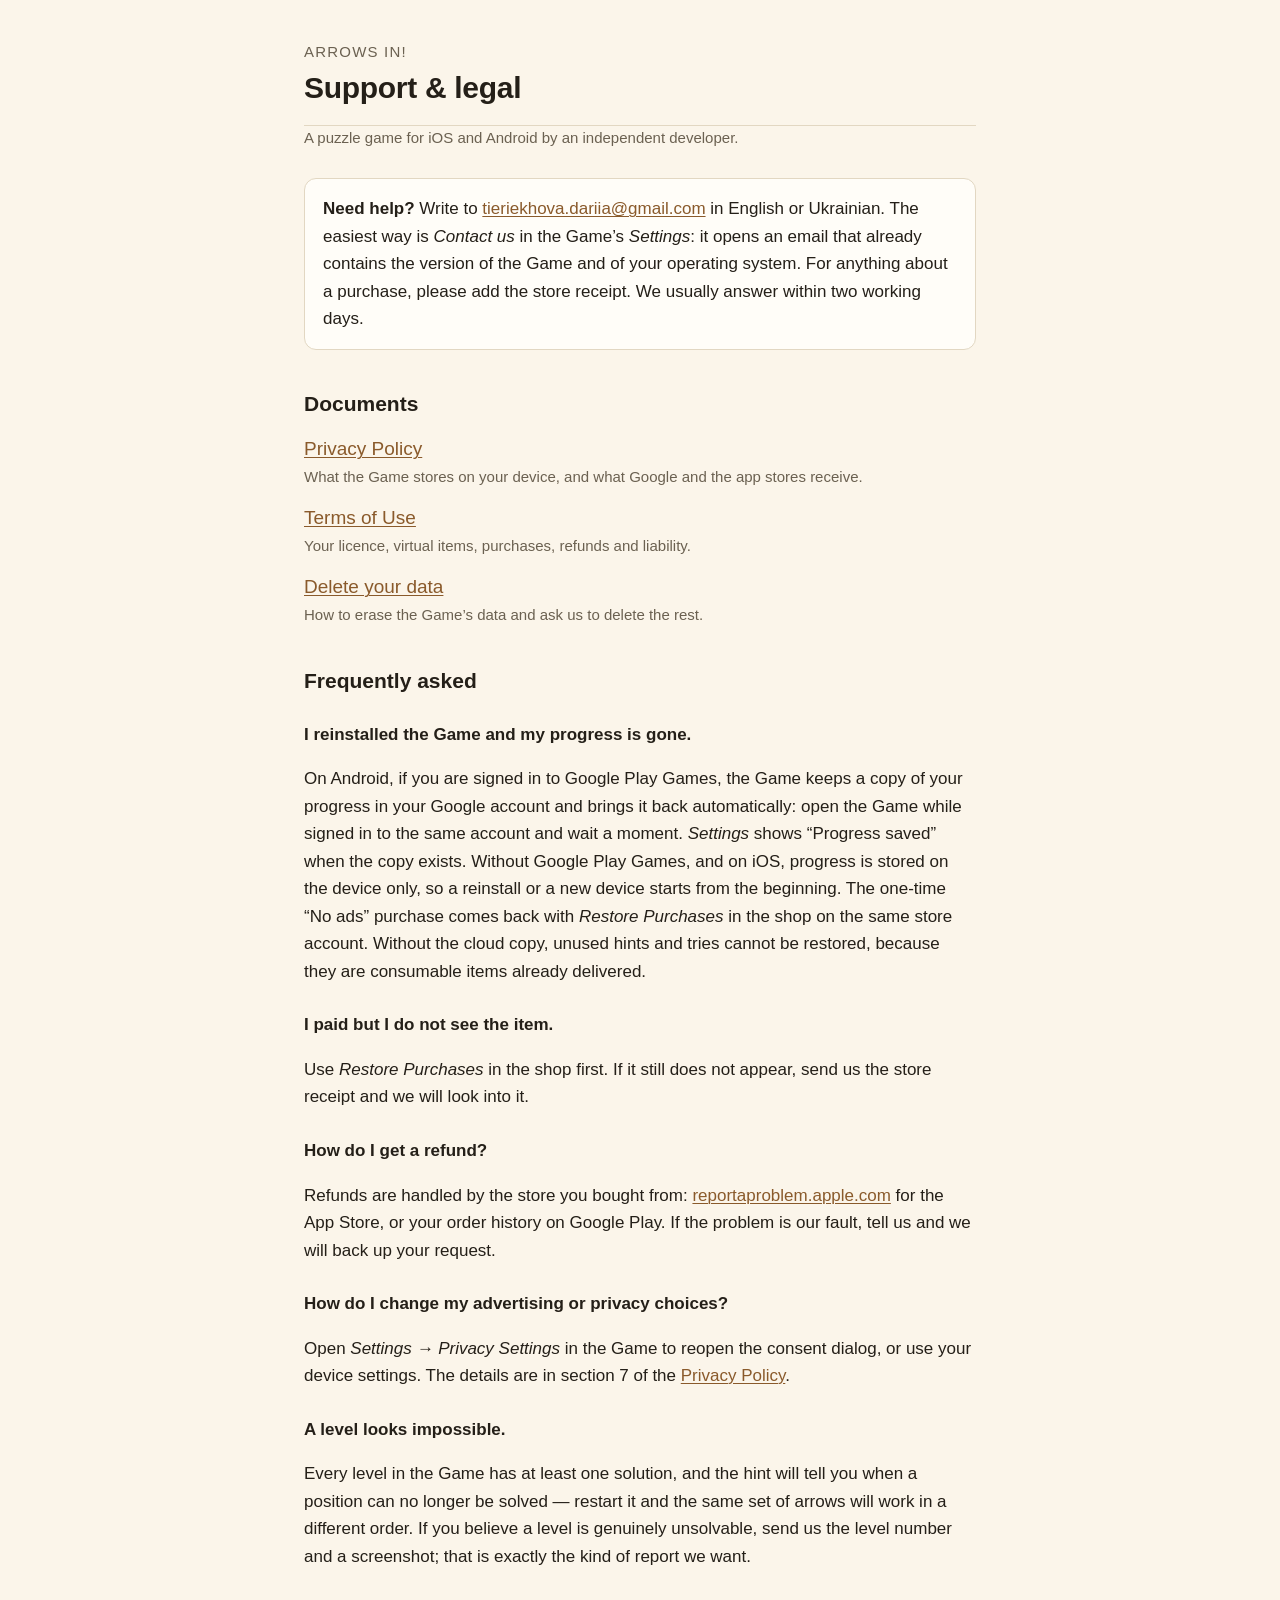
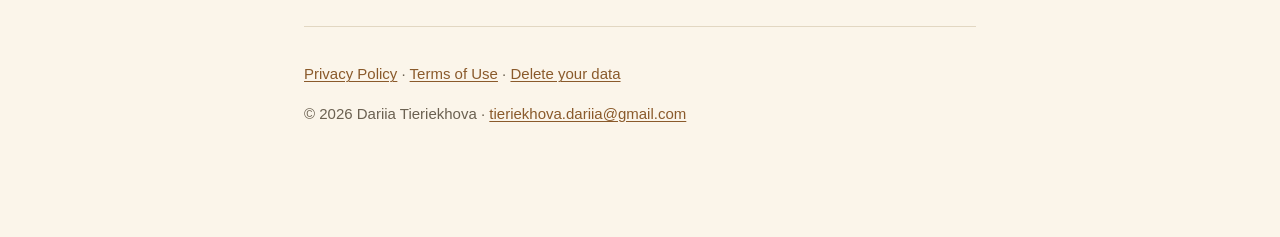
<file: index.html>
<!doctype html>
<html lang="en">
<head>
<meta charset="utf-8">
<meta name="viewport" content="width=device-width, initial-scale=1">
<title>Arrows In! — Support</title>
<meta name="description" content="Support, privacy policy and terms of use for the mobile game Arrows In!">
<link rel="stylesheet" href="style.css">
</head>
<body>
<header>
  <p class="game">Arrows In!</p>
  <h1>Support &amp; legal</h1>
</header>

<main>
<p class="meta">A puzzle game for iOS and Android by an independent developer.</p>

<div class="lead">
  <p><strong>Need help?</strong> Write to <a href="mailto:tieriekhova.dariia@gmail.com">tieriekhova.dariia@gmail.com</a> in English or Ukrainian. The easiest way is <em>Contact us</em> in the Game&rsquo;s <em>Settings</em>: it opens an email that already contains the version of the Game and of your operating system. For anything about a purchase, please add the store receipt. We usually answer within two working days.</p>
</div>

<h2>Documents</h2>
<ul class="home-links">
  <li><a href="privacy.html">Privacy Policy</a><span>What the Game stores on your device, and what Google and the app stores receive.</span></li>
  <li><a href="terms.html">Terms of Use</a><span>Your licence, virtual items, purchases, refunds and liability.</span></li>
  <li><a href="delete-data.html">Delete your data</a><span>How to erase the Game&rsquo;s data and ask us to delete the rest.</span></li>
</ul>

<h2>Frequently asked</h2>

<h3>I reinstalled the Game and my progress is gone.</h3>
<p>On Android, if you are signed in to Google Play Games, the Game keeps a copy of your progress in your Google account and brings it back automatically: open the Game while signed in to the same account and wait a moment. <em>Settings</em> shows &ldquo;Progress saved&rdquo; when the copy exists. Without Google Play Games, and on iOS, progress is stored on the device only, so a reinstall or a new device starts from the beginning. The one-time &ldquo;No ads&rdquo; purchase comes back with <em>Restore Purchases</em> in the shop on the same store account. Without the cloud copy, unused hints and tries cannot be restored, because they are consumable items already delivered.</p>

<h3>I paid but I do not see the item.</h3>
<p>Use <em>Restore Purchases</em> in the shop first. If it still does not appear, send us the store receipt and we will look into it.</p>

<h3>How do I get a refund?</h3>
<p>Refunds are handled by the store you bought from: <a href="https://reportaproblem.apple.com" rel="noopener">reportaproblem.apple.com</a> for the App Store, or your order history on Google Play. If the problem is our fault, tell us and we will back up your request.</p>

<h3>How do I change my advertising or privacy choices?</h3>
<p>Open <em>Settings &rarr; Privacy Settings</em> in the Game to reopen the consent dialog, or use your device settings. The details are in section 7 of the <a href="privacy.html">Privacy Policy</a>.</p>

<h3>A level looks impossible.</h3>
<p>Every level in the Game has at least one solution, and the hint will tell you when a position can no longer be solved — restart it and the same set of arrows will work in a different order. If you believe a level is genuinely unsolvable, send us the level number and a screenshot; that is exactly the kind of report we want.</p>
</main>

<footer>
  <p><a href="privacy.html">Privacy Policy</a> &middot; <a href="terms.html">Terms of Use</a> &middot; <a href="delete-data.html">Delete your data</a></p>
  <p>&copy; 2026 Dariia Tieriekhova &middot; <a href="mailto:tieriekhova.dariia@gmail.com">tieriekhova.dariia@gmail.com</a></p>
</footer>
</body>
</html>
</file>
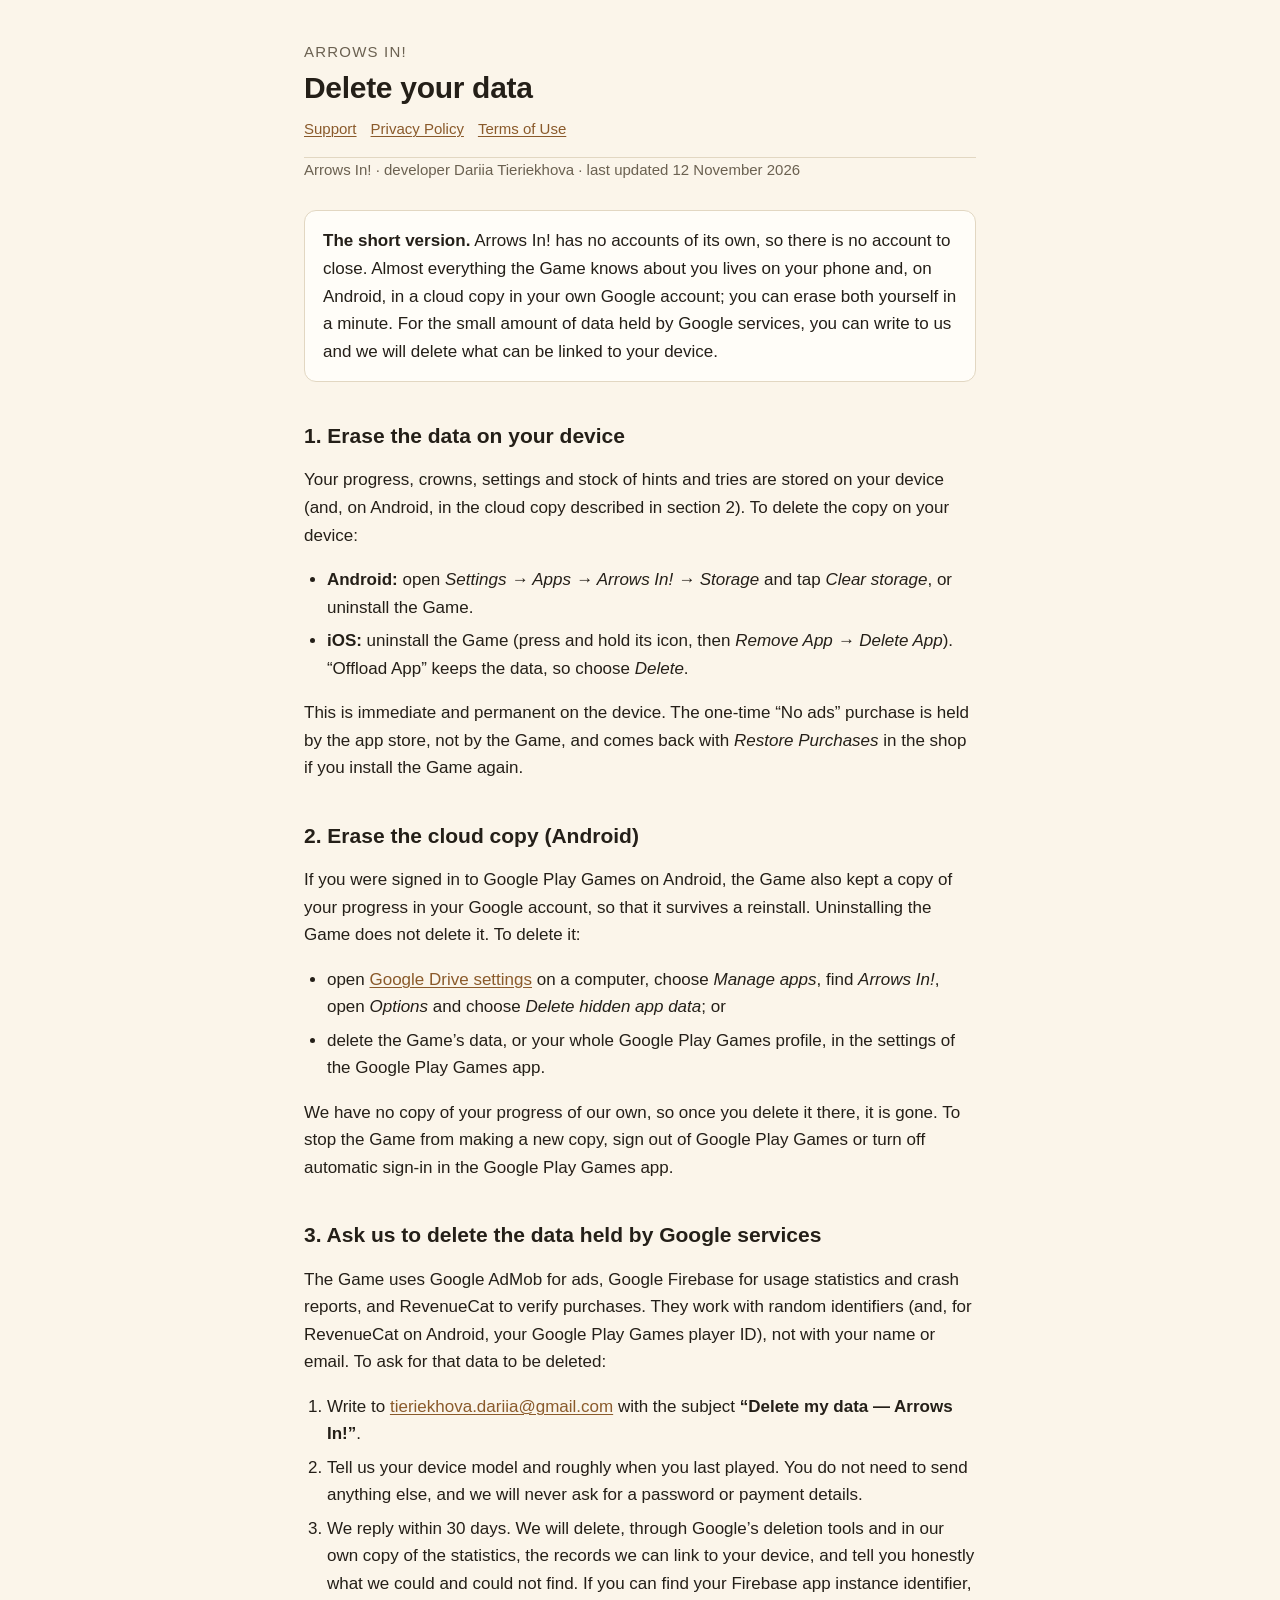
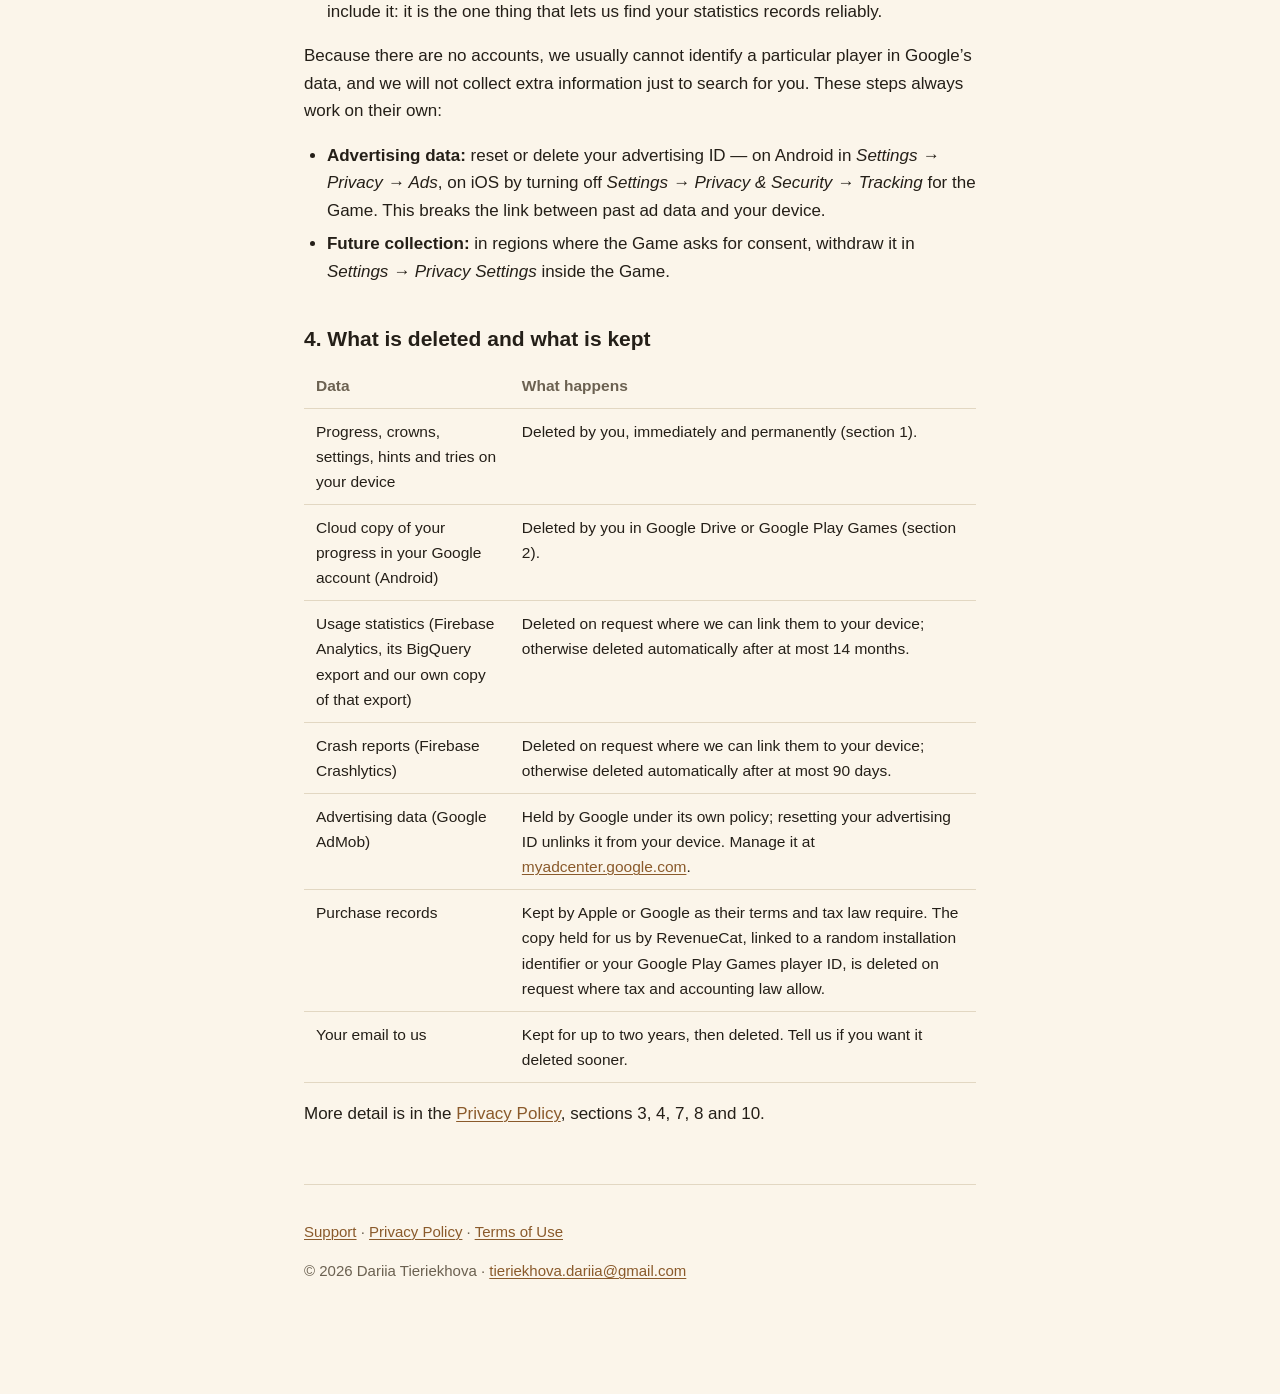
<file: delete-data.html>
<!doctype html>
<html lang="en">
<head>
<meta charset="utf-8">
<meta name="viewport" content="width=device-width, initial-scale=1">
<title>Delete your data — Arrows In!</title>
<meta name="description" content="How to delete the data of the mobile game Arrows In! and ask the developer to delete the rest.">
<link rel="stylesheet" href="style.css">
</head>
<body>
<header>
  <p class="game">Arrows In!</p>
  <h1>Delete your data</h1>
  <nav class="pages"><a href="index.html">Support</a><a href="privacy.html">Privacy Policy</a><a href="terms.html">Terms of Use</a></nav>
</header>

<main>
<p class="meta">Arrows In! · developer Dariia Tieriekhova · last updated 12 November 2026</p>

<div class="lead">
  <p><strong>The short version.</strong> Arrows In! has no accounts of its own, so there is no account to close. Almost everything the Game knows about you lives on your phone and, on Android, in a cloud copy in your own Google account; you can erase both yourself in a minute. For the small amount of data held by Google services, you can write to us and we will delete what can be linked to your device.</p>
</div>

<h2>1. Erase the data on your device</h2>
<p>Your progress, crowns, settings and stock of hints and tries are stored on your device (and, on Android, in the cloud copy described in section 2). To delete the copy on your device:</p>
<ul>
  <li><strong>Android:</strong> open <em>Settings &rarr; Apps &rarr; Arrows In! &rarr; Storage</em> and tap <em>Clear storage</em>, or uninstall the Game.</li>
  <li><strong>iOS:</strong> uninstall the Game (press and hold its icon, then <em>Remove App &rarr; Delete App</em>). &ldquo;Offload App&rdquo; keeps the data, so choose <em>Delete</em>.</li>
</ul>
<p>This is immediate and permanent on the device. The one-time &ldquo;No ads&rdquo; purchase is held by the app store, not by the Game, and comes back with <em>Restore Purchases</em> in the shop if you install the Game again.</p>

<h2>2. Erase the cloud copy (Android)</h2>
<p>If you were signed in to Google Play Games on Android, the Game also kept a copy of your progress in your Google account, so that it survives a reinstall. Uninstalling the Game does not delete it. To delete it:</p>
<ul>
  <li>open <a href="https://drive.google.com/drive/settings" rel="noopener">Google Drive settings</a> on a computer, choose <em>Manage apps</em>, find <em>Arrows In!</em>, open <em>Options</em> and choose <em>Delete hidden app data</em>; or</li>
  <li>delete the Game&rsquo;s data, or your whole Google Play Games profile, in the settings of the Google Play Games app.</li>
</ul>
<p>We have no copy of your progress of our own, so once you delete it there, it is gone. To stop the Game from making a new copy, sign out of Google Play Games or turn off automatic sign-in in the Google Play Games app.</p>

<h2>3. Ask us to delete the data held by Google services</h2>
<p>The Game uses Google AdMob for ads, Google Firebase for usage statistics and crash reports, and RevenueCat to verify purchases. They work with random identifiers (and, for RevenueCat on Android, your Google Play Games player ID), not with your name or email. To ask for that data to be deleted:</p>
<ol>
  <li>Write to <a href="mailto:tieriekhova.dariia@gmail.com?subject=Delete%20my%20data%20%E2%80%94%20Arrows%20In!">tieriekhova.dariia@gmail.com</a> with the subject <strong>&ldquo;Delete my data — Arrows In!&rdquo;</strong>.</li>
  <li>Tell us your device model and roughly when you last played. You do not need to send anything else, and we will never ask for a password or payment details.</li>
  <li>We reply within 30 days. We will delete, through Google&rsquo;s deletion tools and in our own copy of the statistics, the records we can link to your device, and tell you honestly what we could and could not find. If you can find your Firebase app instance identifier, include it: it is the one thing that lets us find your statistics records reliably.</li>
</ol>
<p>Because there are no accounts, we usually cannot identify a particular player in Google&rsquo;s data, and we will not collect extra information just to search for you. These steps always work on their own:</p>
<ul>
  <li><strong>Advertising data:</strong> reset or delete your advertising ID — on Android in <em>Settings &rarr; Privacy &rarr; Ads</em>, on iOS by turning off <em>Settings &rarr; Privacy &amp; Security &rarr; Tracking</em> for the Game. This breaks the link between past ad data and your device.</li>
  <li><strong>Future collection:</strong> in regions where the Game asks for consent, withdraw it in <em>Settings &rarr; Privacy Settings</em> inside the Game.</li>
</ul>

<h2>4. What is deleted and what is kept</h2>
<table>
  <thead><tr><th>Data</th><th>What happens</th></tr></thead>
  <tbody>
    <tr><td>Progress, crowns, settings, hints and tries on your device</td><td>Deleted by you, immediately and permanently (section 1).</td></tr>
    <tr><td>Cloud copy of your progress in your Google account (Android)</td><td>Deleted by you in Google Drive or Google Play Games (section 2).</td></tr>
    <tr><td>Usage statistics (Firebase Analytics, its BigQuery export and our own copy of that export)</td><td>Deleted on request where we can link them to your device; otherwise deleted automatically after at most 14 months.</td></tr>
    <tr><td>Crash reports (Firebase Crashlytics)</td><td>Deleted on request where we can link them to your device; otherwise deleted automatically after at most 90 days.</td></tr>
    <tr><td>Advertising data (Google AdMob)</td><td>Held by Google under its own policy; resetting your advertising ID unlinks it from your device. Manage it at <a href="https://myadcenter.google.com" rel="noopener">myadcenter.google.com</a>.</td></tr>
    <tr><td>Purchase records</td><td>Kept by Apple or Google as their terms and tax law require. The copy held for us by RevenueCat, linked to a random installation identifier or your Google Play Games player ID, is deleted on request where tax and accounting law allow.</td></tr>
    <tr><td>Your email to us</td><td>Kept for up to two years, then deleted. Tell us if you want it deleted sooner.</td></tr>
  </tbody>
</table>

<p>More detail is in the <a href="privacy.html">Privacy Policy</a>, sections 3, 4, 7, 8 and 10.</p>
</main>

<footer>
  <p><a href="index.html">Support</a> &middot; <a href="privacy.html">Privacy Policy</a> &middot; <a href="terms.html">Terms of Use</a></p>
  <p>&copy; 2026 Dariia Tieriekhova &middot; <a href="mailto:tieriekhova.dariia@gmail.com">tieriekhova.dariia@gmail.com</a></p>
</footer>
</body>
</html>
</file>
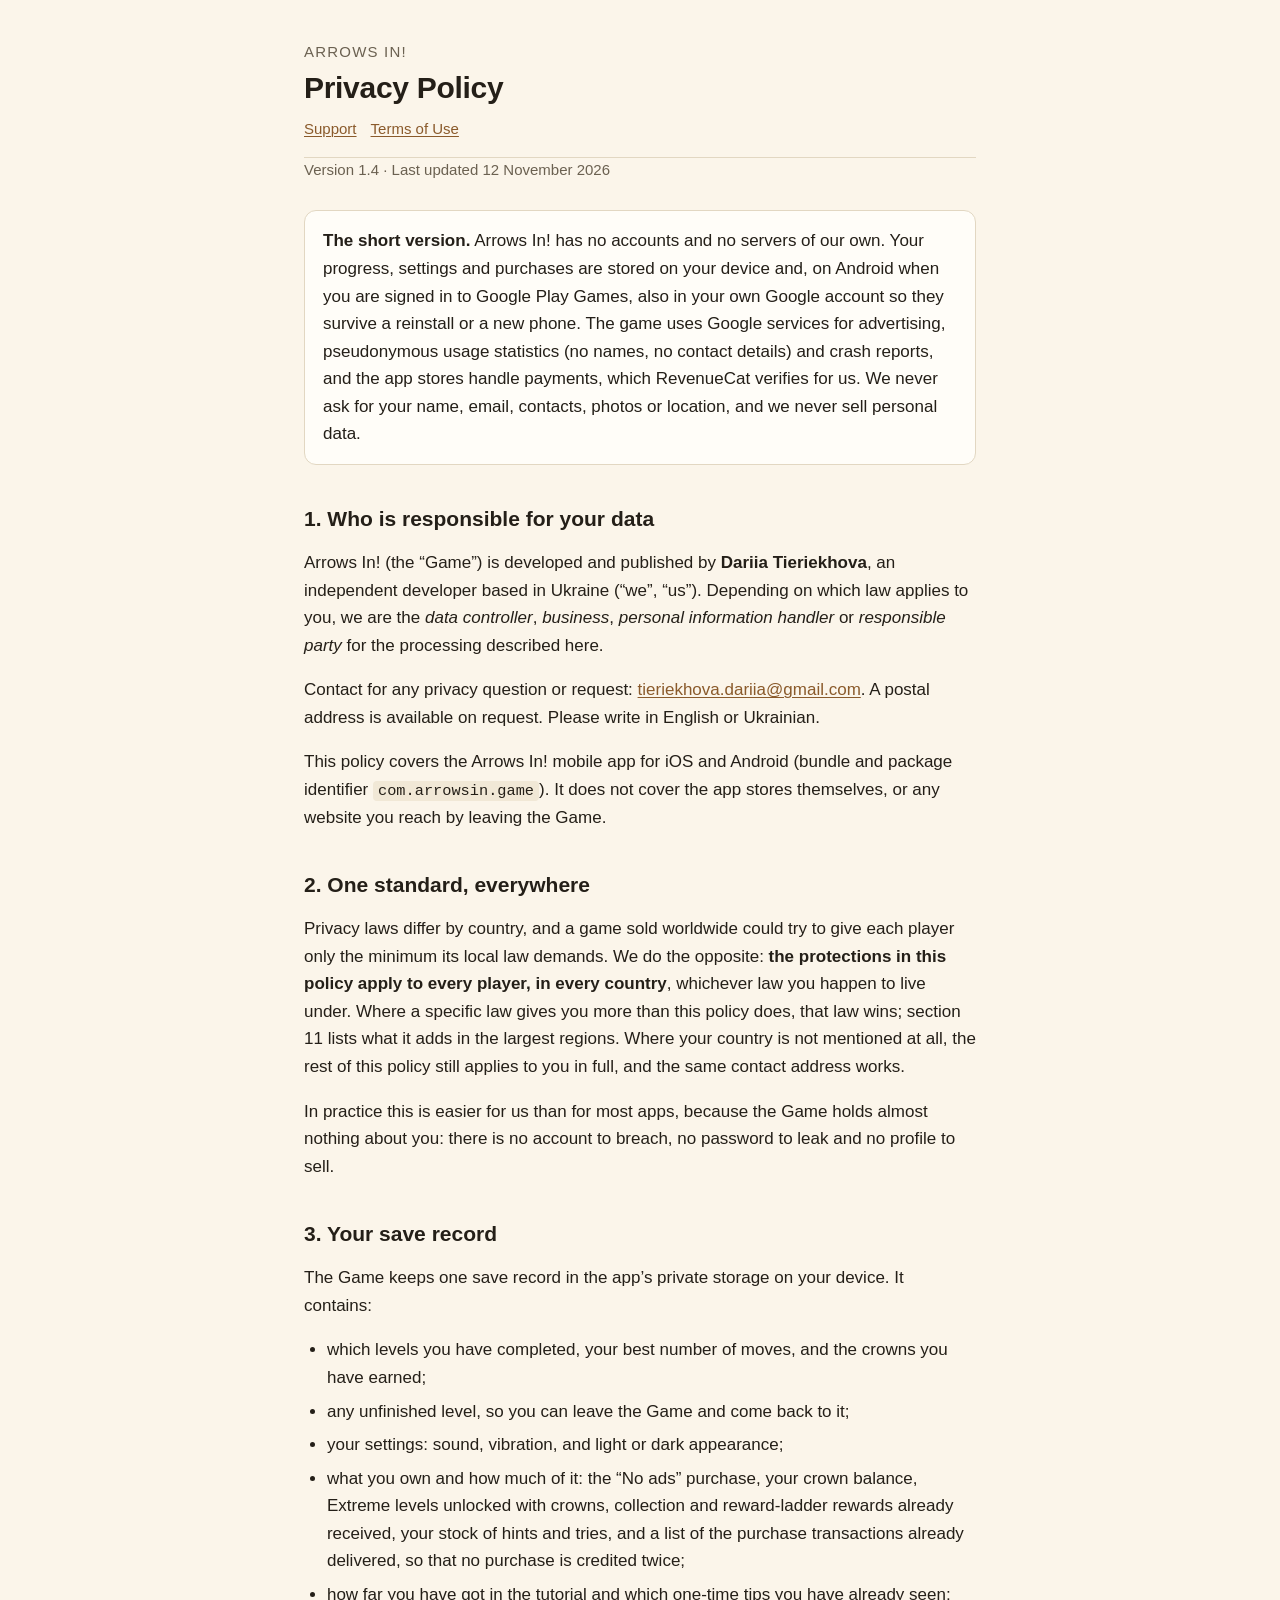
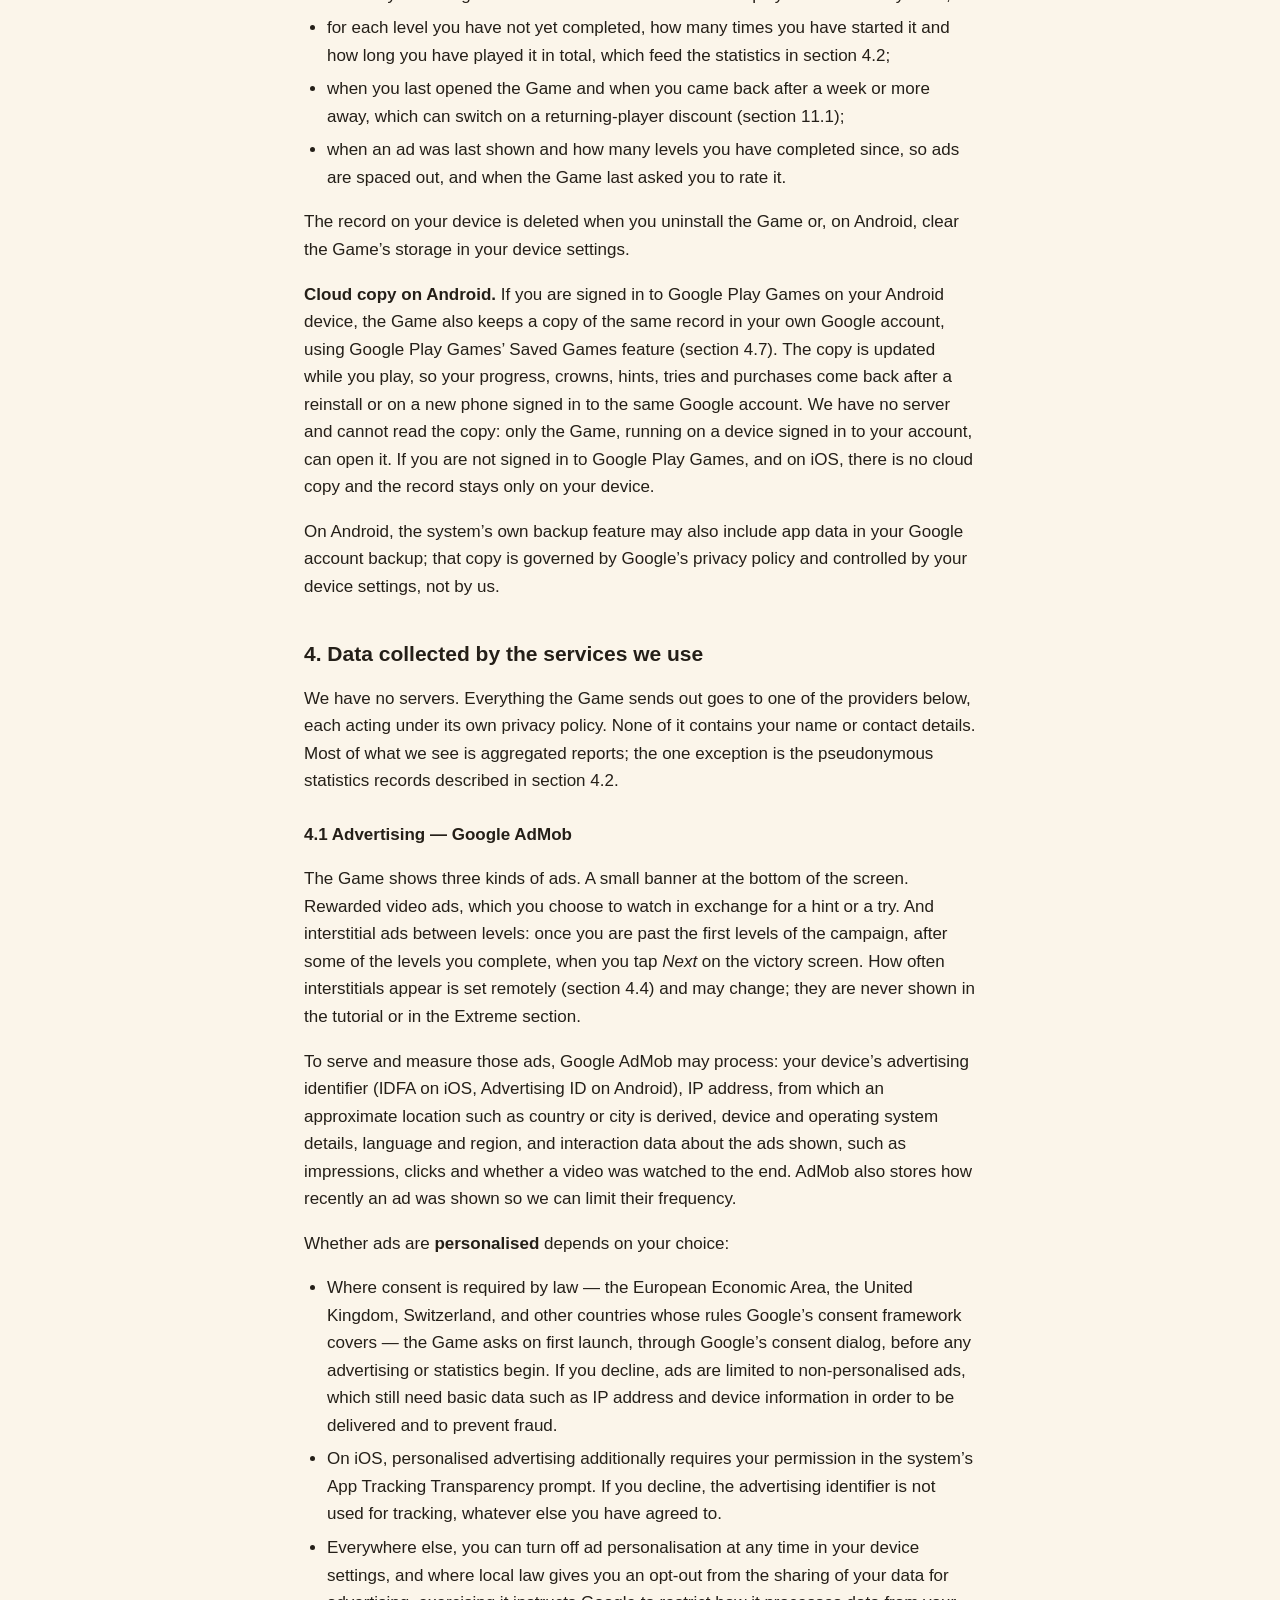
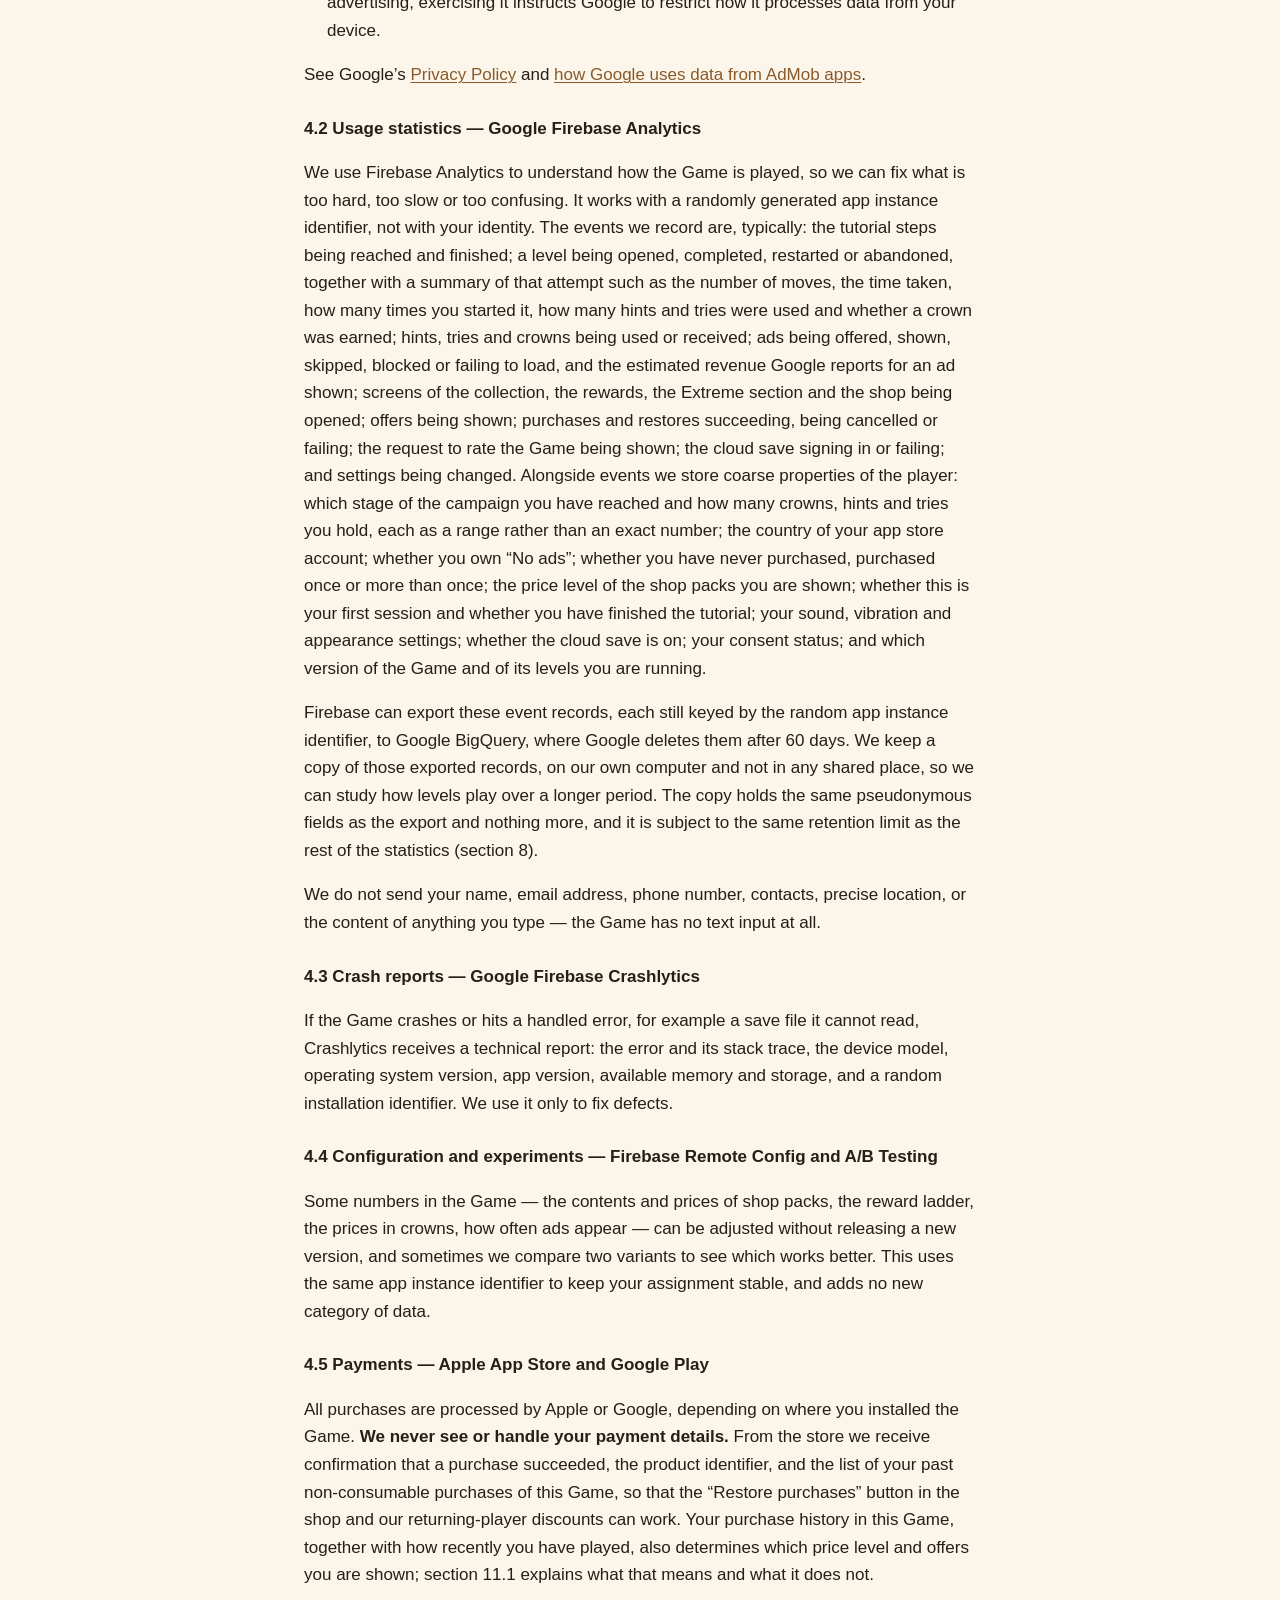
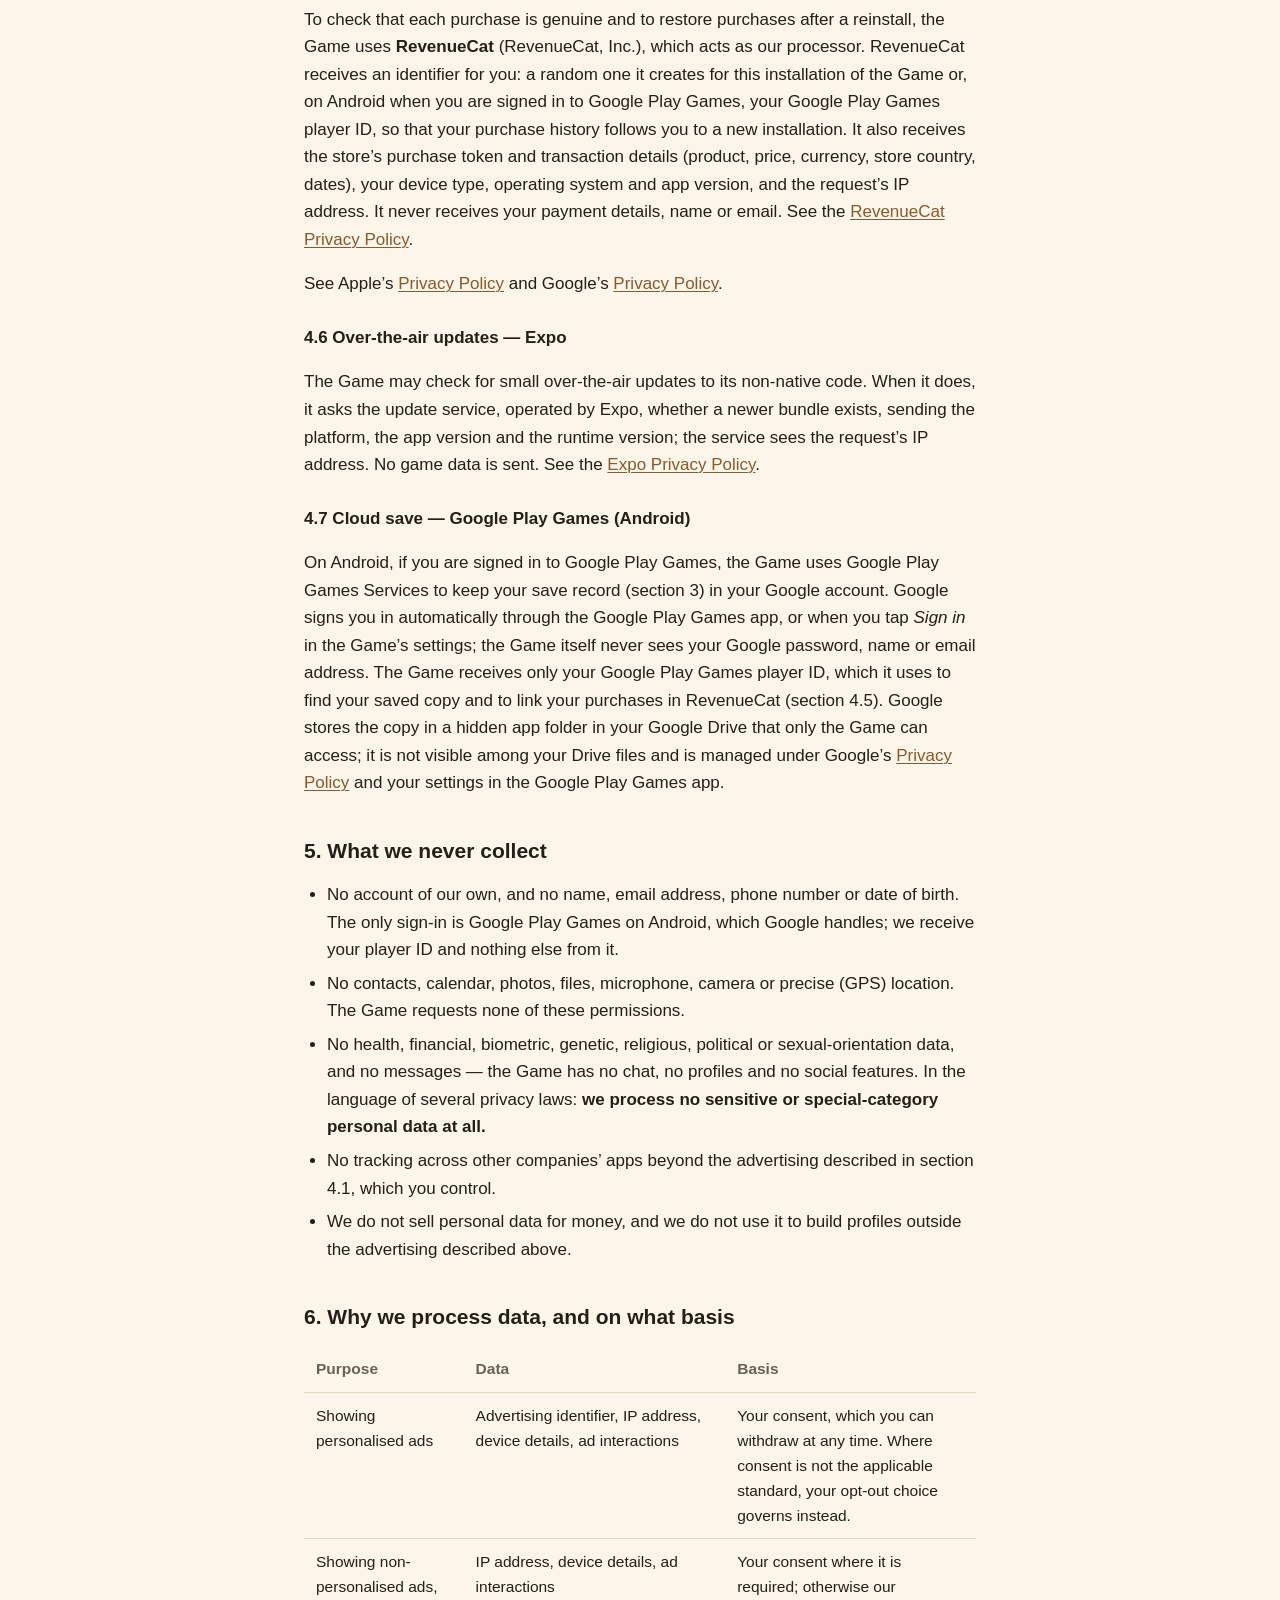
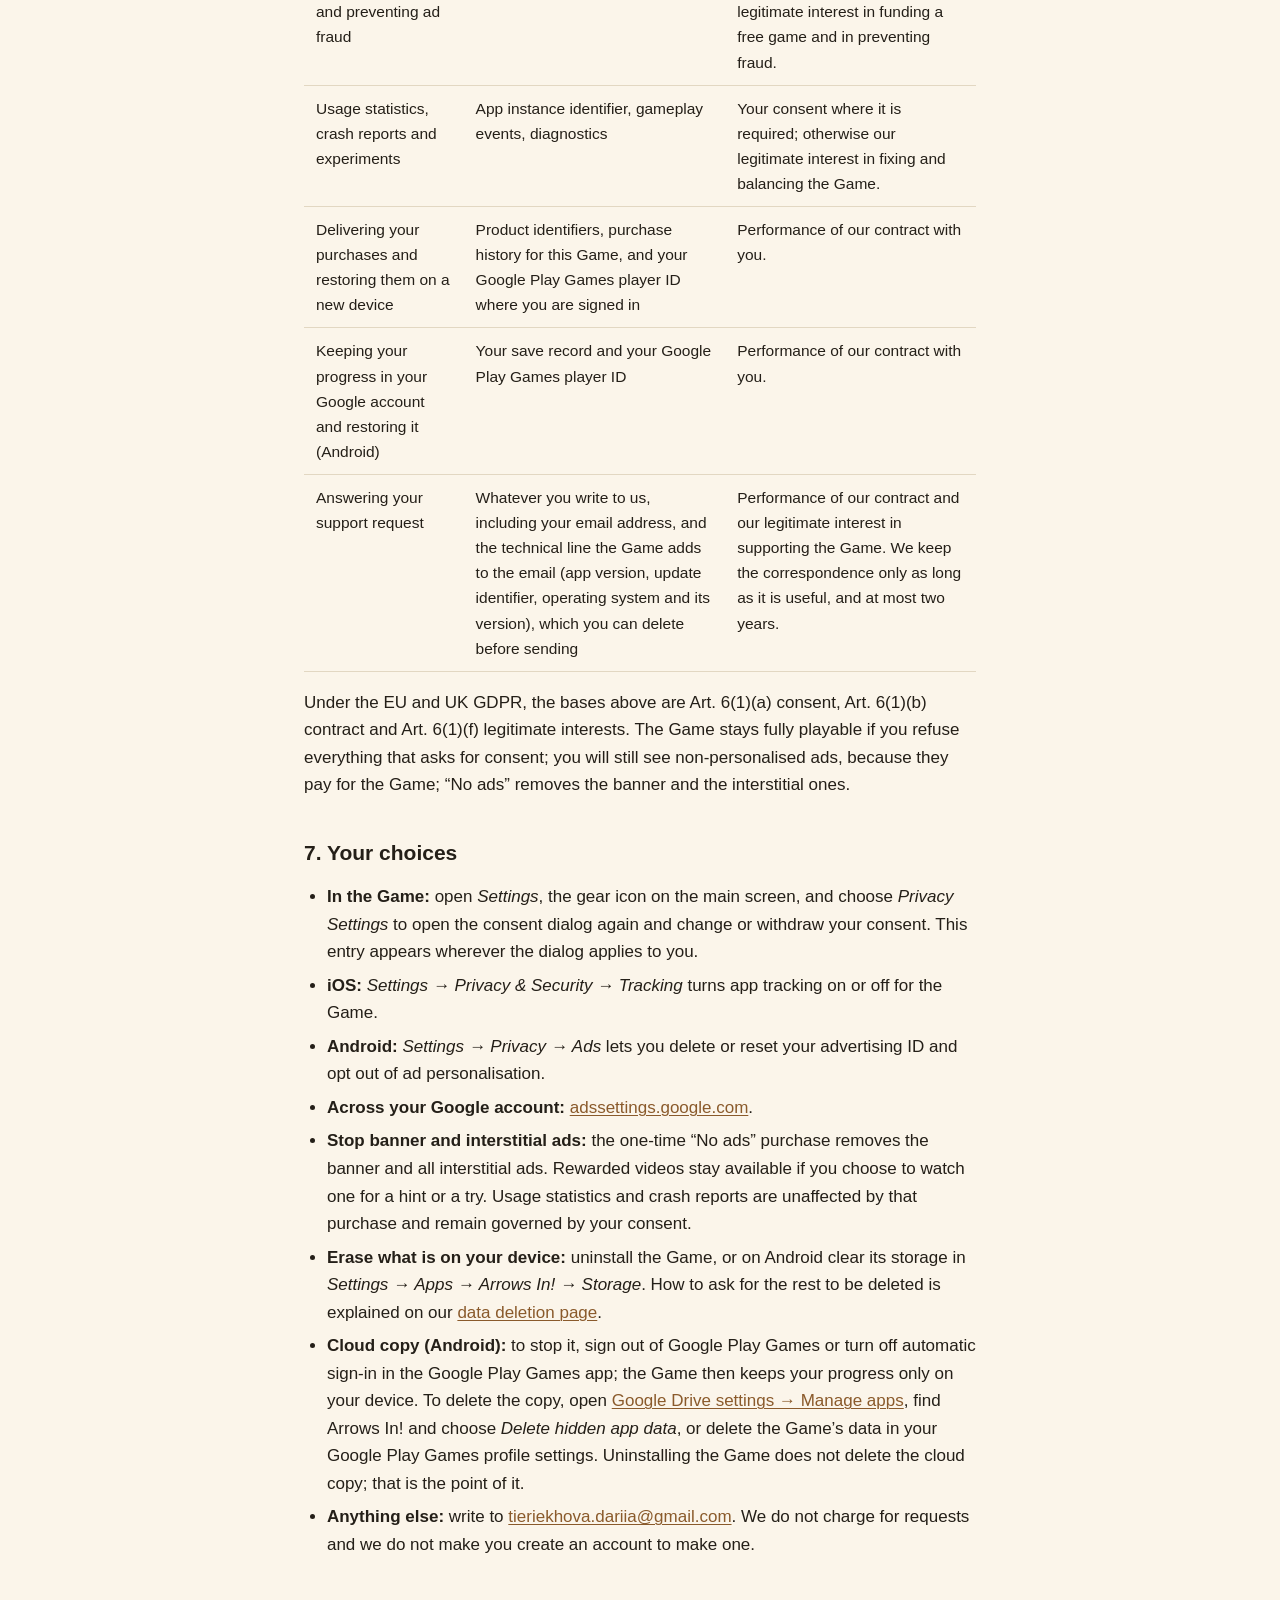
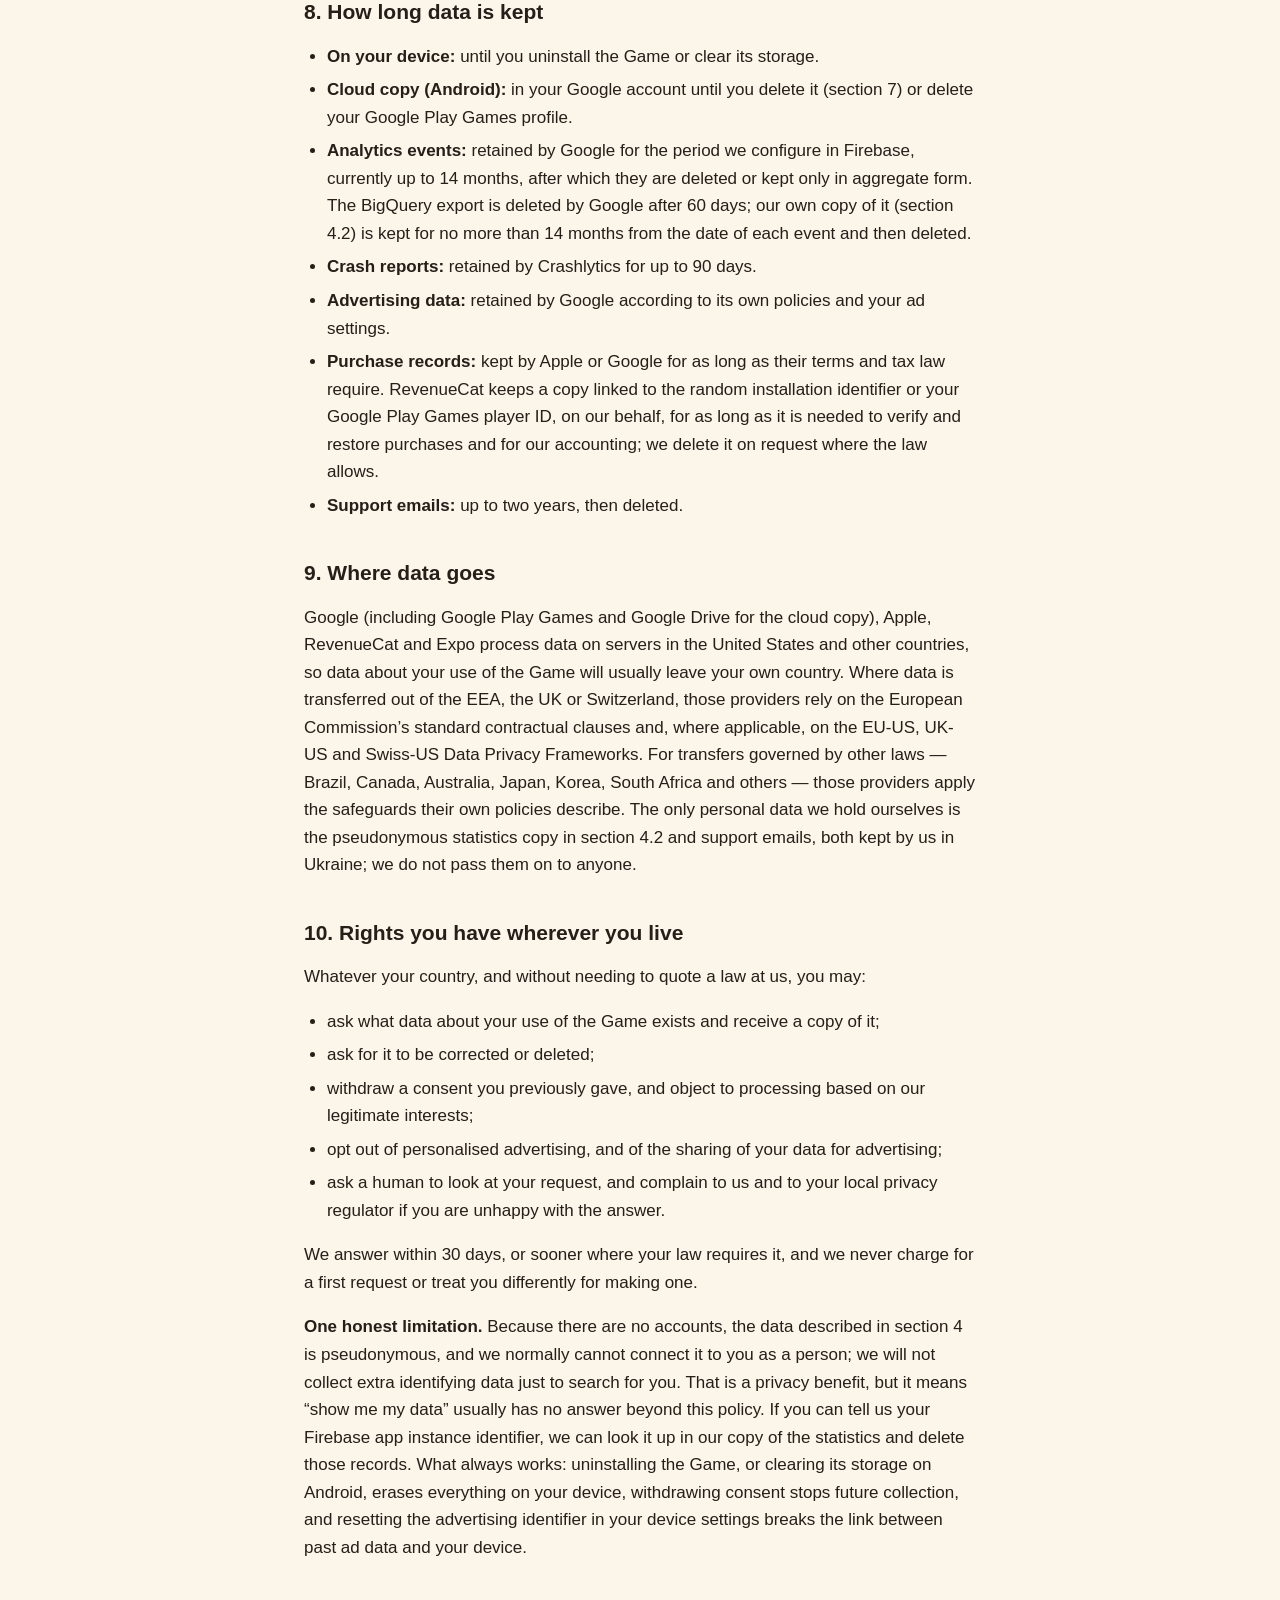
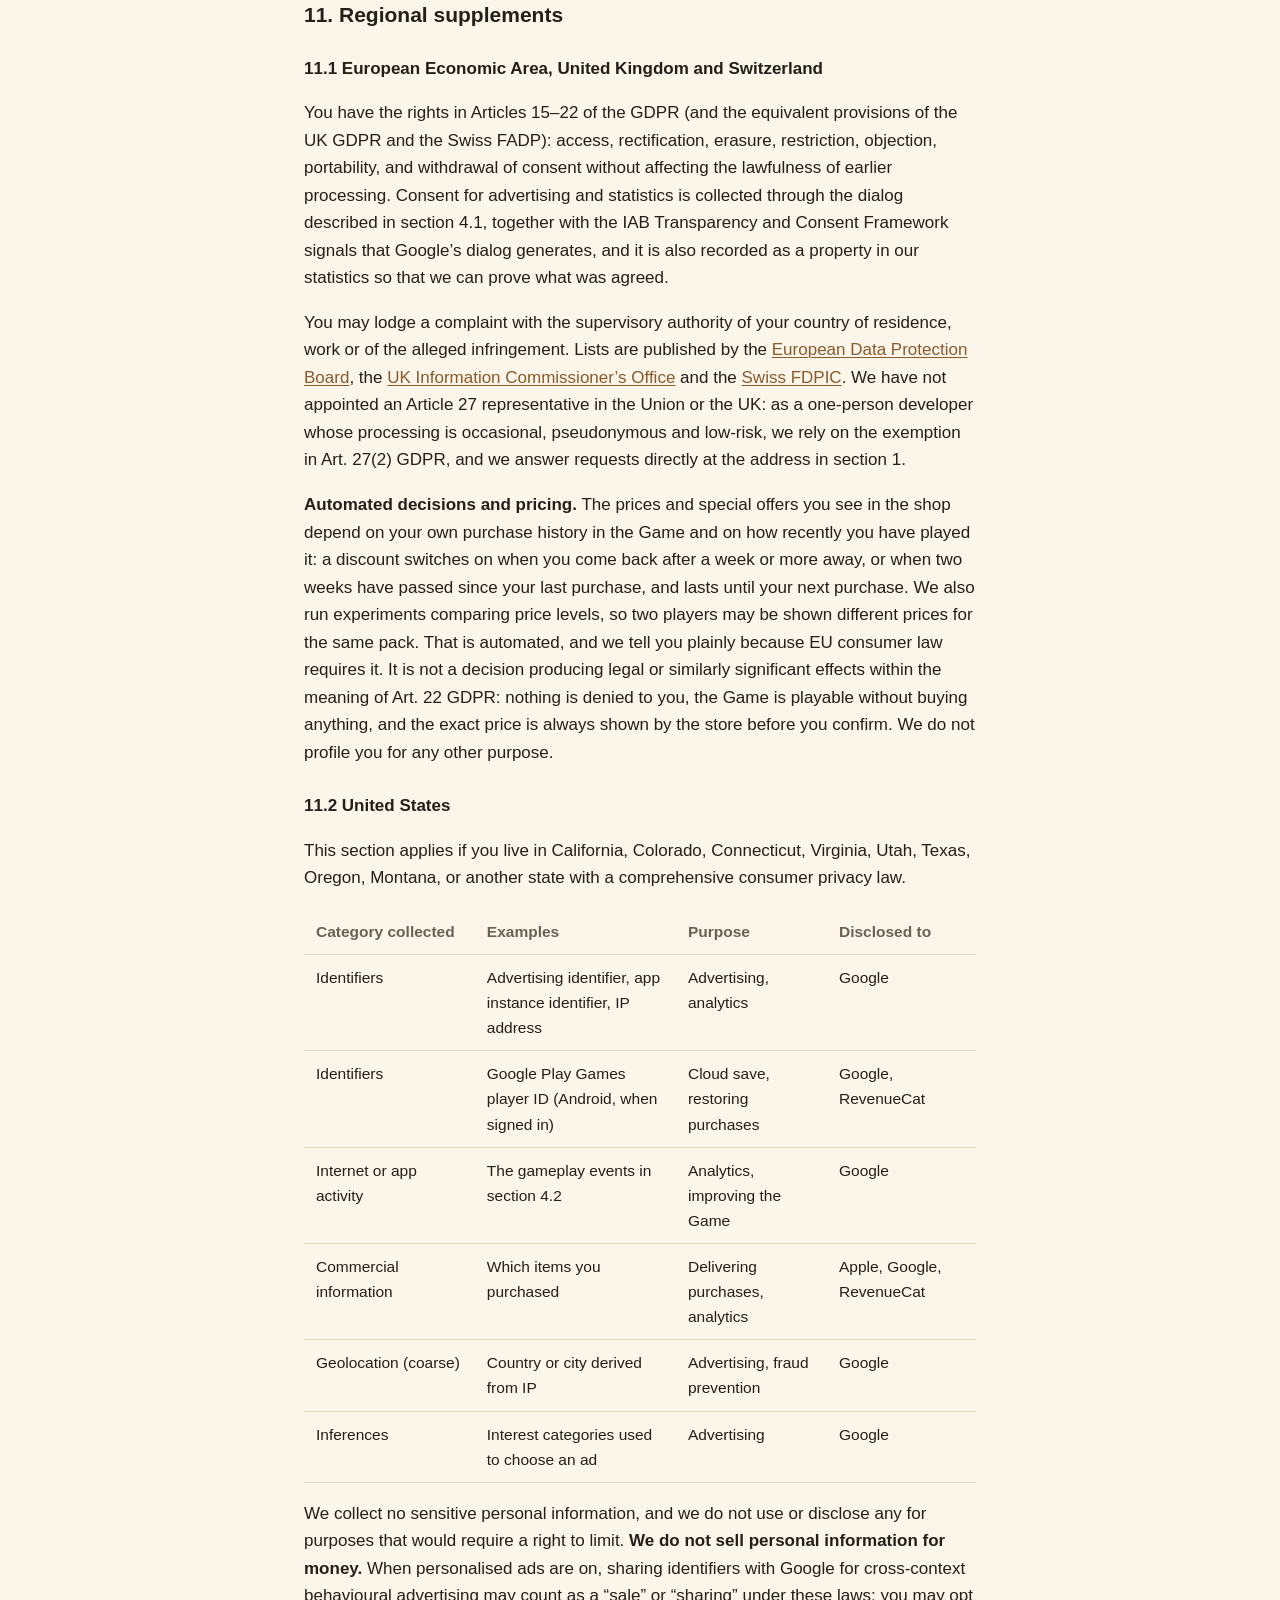
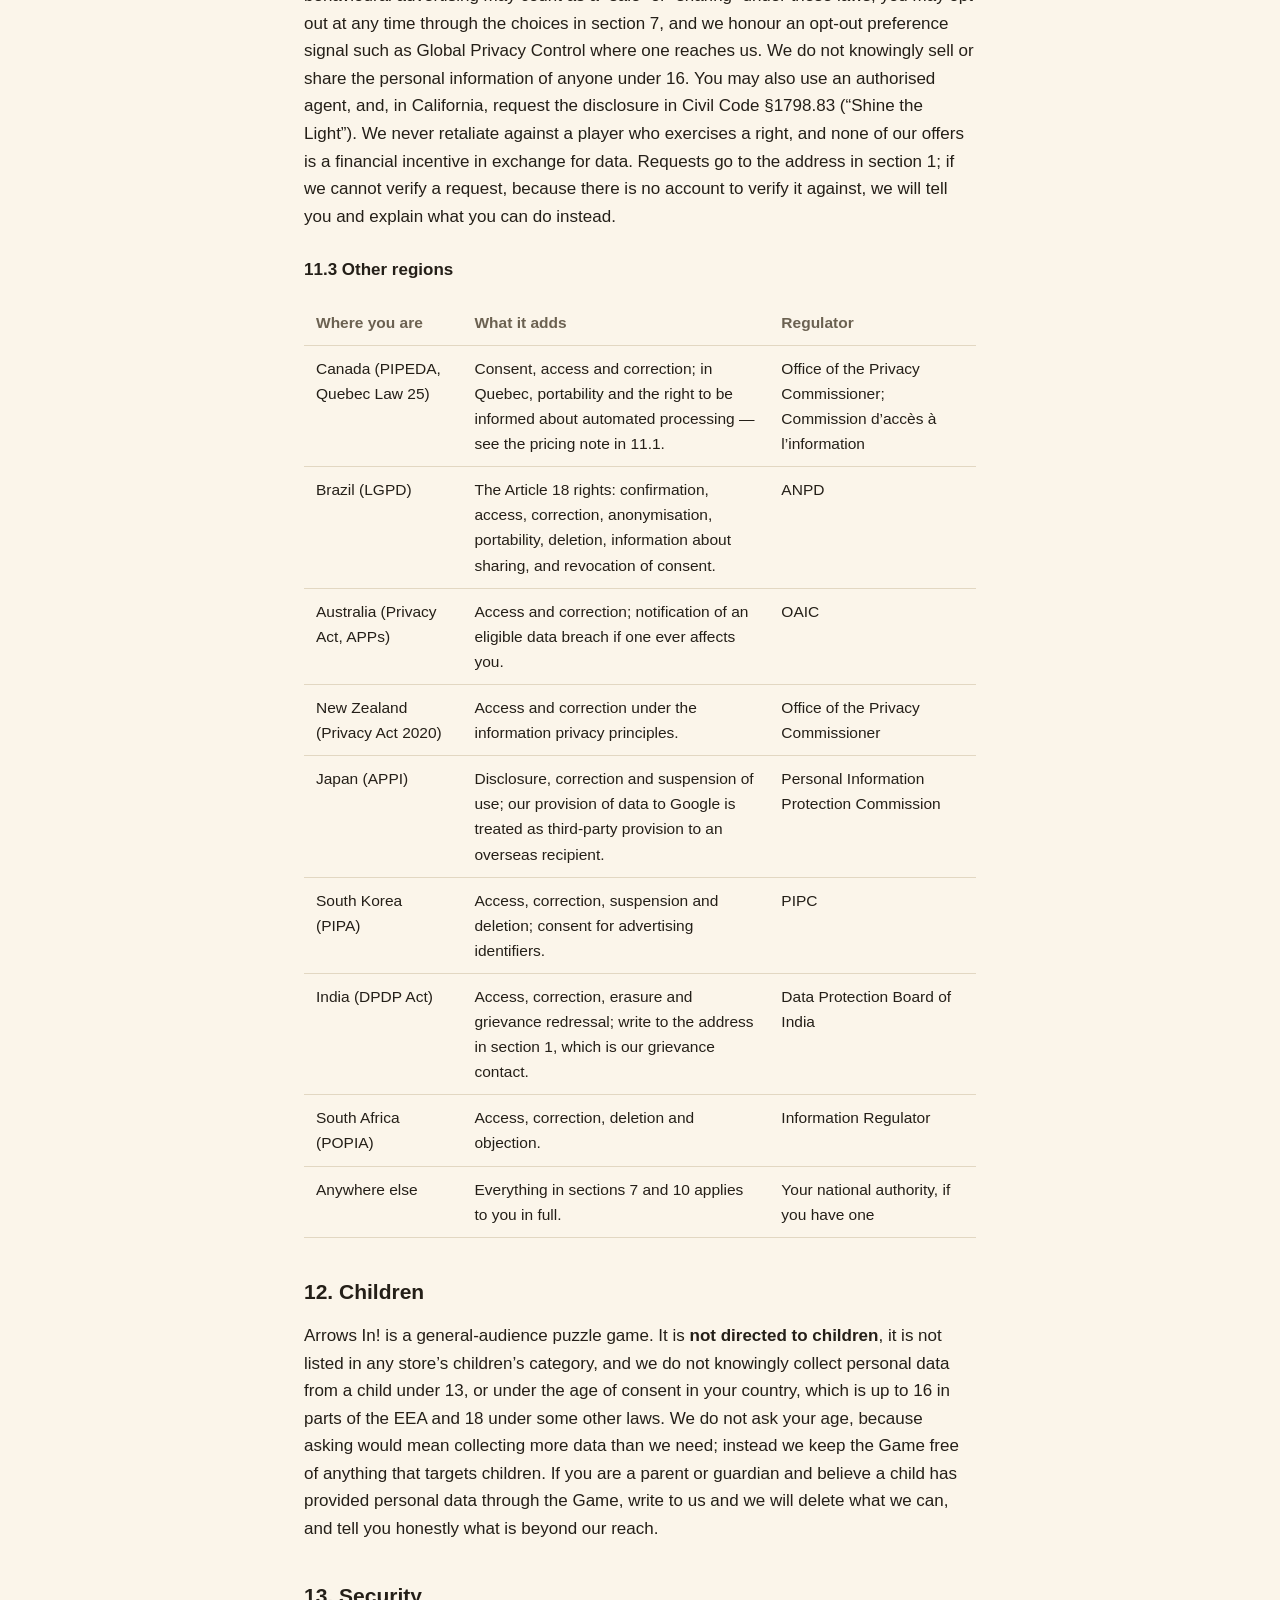
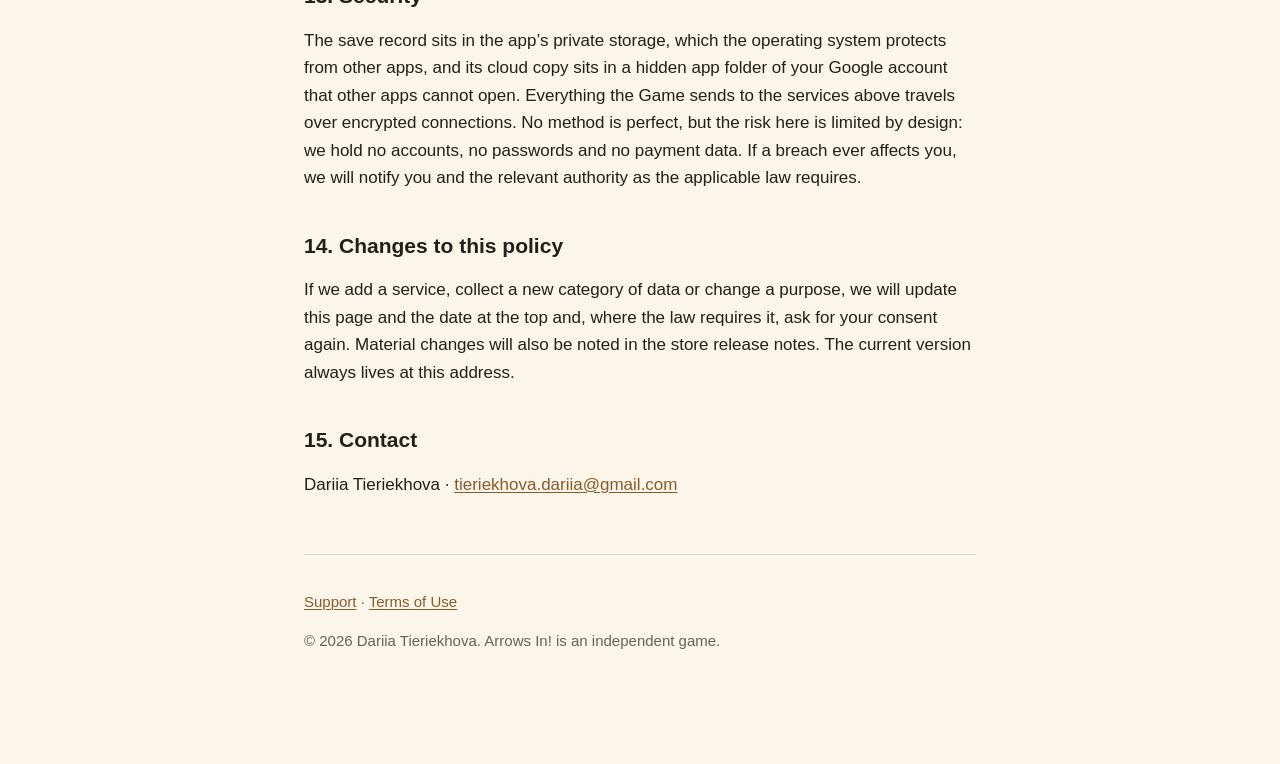
<file: privacy.html>
<!doctype html>
<html lang="en">
<head>
<meta charset="utf-8">
<meta name="viewport" content="width=device-width, initial-scale=1">
<title>Privacy Policy — Arrows In!</title>
<meta name="description" content="Privacy Policy for the mobile game Arrows In!">
<link rel="stylesheet" href="style.css">
</head>
<body>
<header>
  <p class="game">Arrows In!</p>
  <h1>Privacy Policy</h1>
  <nav class="pages"><a href="index.html">Support</a><a href="terms.html">Terms of Use</a></nav>
</header>

<main>
<p class="meta">Version 1.4 · Last updated 12 November 2026</p>

<div class="lead">
  <p><strong>The short version.</strong> Arrows In! has no accounts and no servers of our own. Your progress, settings and purchases are stored on your device and, on Android when you are signed in to Google Play Games, also in your own Google account so they survive a reinstall or a new phone. The game uses Google services for advertising, pseudonymous usage statistics (no names, no contact details) and crash reports, and the app stores handle payments, which RevenueCat verifies for us. We never ask for your name, email, contacts, photos or location, and we never sell personal data.</p>
</div>

<h2>1. Who is responsible for your data</h2>
<p>Arrows In! (the &ldquo;Game&rdquo;) is developed and published by <strong>Dariia Tieriekhova</strong>, an independent developer based in Ukraine (&ldquo;we&rdquo;, &ldquo;us&rdquo;). Depending on which law applies to you, we are the <em>data controller</em>, <em>business</em>, <em>personal information handler</em> or <em>responsible party</em> for the processing described here.</p>
<p>Contact for any privacy question or request: <a href="mailto:tieriekhova.dariia@gmail.com">tieriekhova.dariia@gmail.com</a>. A postal address is available on request. Please write in English or Ukrainian.</p>
<p>This policy covers the Arrows In! mobile app for iOS and Android (bundle and package identifier <code>com.arrowsin.game</code>). It does not cover the app stores themselves, or any website you reach by leaving the Game.</p>

<h2>2. One standard, everywhere</h2>
<p>Privacy laws differ by country, and a game sold worldwide could try to give each player only the minimum its local law demands. We do the opposite: <strong>the protections in this policy apply to every player, in every country</strong>, whichever law you happen to live under. Where a specific law gives you more than this policy does, that law wins; section 11 lists what it adds in the largest regions. Where your country is not mentioned at all, the rest of this policy still applies to you in full, and the same contact address works.</p>
<p>In practice this is easier for us than for most apps, because the Game holds almost nothing about you: there is no account to breach, no password to leak and no profile to sell.</p>

<h2>3. Your save record</h2>
<p>The Game keeps one save record in the app&rsquo;s private storage on your device. It contains:</p>
<ul>
  <li>which levels you have completed, your best number of moves, and the crowns you have earned;</li>
  <li>any unfinished level, so you can leave the Game and come back to it;</li>
  <li>your settings: sound, vibration, and light or dark appearance;</li>
  <li>what you own and how much of it: the &ldquo;No ads&rdquo; purchase, your crown balance, Extreme levels unlocked with crowns, collection and reward-ladder rewards already received, your stock of hints and tries, and a list of the purchase transactions already delivered, so that no purchase is credited twice;</li>
  <li>how far you have got in the tutorial and which one-time tips you have already seen;</li>
  <li>for each level you have not yet completed, how many times you have started it and how long you have played it in total, which feed the statistics in section 4.2;</li>
  <li>when you last opened the Game and when you came back after a week or more away, which can switch on a returning-player discount (section 11.1);</li>
  <li>when an ad was last shown and how many levels you have completed since, so ads are spaced out, and when the Game last asked you to rate it.</li>
</ul>
<p>The record on your device is deleted when you uninstall the Game or, on Android, clear the Game&rsquo;s storage in your device settings.</p>
<p><strong>Cloud copy on Android.</strong> If you are signed in to Google Play Games on your Android device, the Game also keeps a copy of the same record in your own Google account, using Google Play Games&rsquo; Saved Games feature (section 4.7). The copy is updated while you play, so your progress, crowns, hints, tries and purchases come back after a reinstall or on a new phone signed in to the same Google account. We have no server and cannot read the copy: only the Game, running on a device signed in to your account, can open it. If you are not signed in to Google Play Games, and on iOS, there is no cloud copy and the record stays only on your device.</p>
<p>On Android, the system&rsquo;s own backup feature may also include app data in your Google account backup; that copy is governed by Google&rsquo;s privacy policy and controlled by your device settings, not by us.</p>

<h2>4. Data collected by the services we use</h2>
<p>We have no servers. Everything the Game sends out goes to one of the providers below, each acting under its own privacy policy. None of it contains your name or contact details. Most of what we see is aggregated reports; the one exception is the pseudonymous statistics records described in section 4.2.</p>

<h3>4.1 Advertising — Google AdMob</h3>
<p>The Game shows three kinds of ads. A small banner at the bottom of the screen. Rewarded video ads, which you choose to watch in exchange for a hint or a try. And interstitial ads between levels: once you are past the first levels of the campaign, after some of the levels you complete, when you tap <em>Next</em> on the victory screen. How often interstitials appear is set remotely (section 4.4) and may change; they are never shown in the tutorial or in the Extreme section.</p>
<p>To serve and measure those ads, Google AdMob may process: your device&rsquo;s advertising identifier (IDFA on iOS, Advertising ID on Android), IP address, from which an approximate location such as country or city is derived, device and operating system details, language and region, and interaction data about the ads shown, such as impressions, clicks and whether a video was watched to the end. AdMob also stores how recently an ad was shown so we can limit their frequency.</p>
<p>Whether ads are <strong>personalised</strong> depends on your choice:</p>
<ul>
  <li>Where consent is required by law — the European Economic Area, the United Kingdom, Switzerland, and other countries whose rules Google&rsquo;s consent framework covers — the Game asks on first launch, through Google&rsquo;s consent dialog, before any advertising or statistics begin. If you decline, ads are limited to non-personalised ads, which still need basic data such as IP address and device information in order to be delivered and to prevent fraud.</li>
  <li>On iOS, personalised advertising additionally requires your permission in the system&rsquo;s App Tracking Transparency prompt. If you decline, the advertising identifier is not used for tracking, whatever else you have agreed to.</li>
  <li>Everywhere else, you can turn off ad personalisation at any time in your device settings, and where local law gives you an opt-out from the sharing of your data for advertising, exercising it instructs Google to restrict how it processes data from your device.</li>
</ul>
<p>See Google&rsquo;s <a href="https://policies.google.com/privacy" rel="noopener">Privacy Policy</a> and <a href="https://support.google.com/admob/answer/6128543" rel="noopener">how Google uses data from AdMob apps</a>.</p>

<h3>4.2 Usage statistics — Google Firebase Analytics</h3>
<p>We use Firebase Analytics to understand how the Game is played, so we can fix what is too hard, too slow or too confusing. It works with a randomly generated app instance identifier, not with your identity. The events we record are, typically: the tutorial steps being reached and finished; a level being opened, completed, restarted or abandoned, together with a summary of that attempt such as the number of moves, the time taken, how many times you started it, how many hints and tries were used and whether a crown was earned; hints, tries and crowns being used or received; ads being offered, shown, skipped, blocked or failing to load, and the estimated revenue Google reports for an ad shown; screens of the collection, the rewards, the Extreme section and the shop being opened; offers being shown; purchases and restores succeeding, being cancelled or failing; the request to rate the Game being shown; the cloud save signing in or failing; and settings being changed. Alongside events we store coarse properties of the player: which stage of the campaign you have reached and how many crowns, hints and tries you hold, each as a range rather than an exact number; the country of your app store account; whether you own &ldquo;No ads&rdquo;; whether you have never purchased, purchased once or more than once; the price level of the shop packs you are shown; whether this is your first session and whether you have finished the tutorial; your sound, vibration and appearance settings; whether the cloud save is on; your consent status; and which version of the Game and of its levels you are running.</p>
<p>Firebase can export these event records, each still keyed by the random app instance identifier, to Google BigQuery, where Google deletes them after 60 days. We keep a copy of those exported records, on our own computer and not in any shared place, so we can study how levels play over a longer period. The copy holds the same pseudonymous fields as the export and nothing more, and it is subject to the same retention limit as the rest of the statistics (section 8).</p>
<p>We do not send your name, email address, phone number, contacts, precise location, or the content of anything you type — the Game has no text input at all.</p>

<h3>4.3 Crash reports — Google Firebase Crashlytics</h3>
<p>If the Game crashes or hits a handled error, for example a save file it cannot read, Crashlytics receives a technical report: the error and its stack trace, the device model, operating system version, app version, available memory and storage, and a random installation identifier. We use it only to fix defects.</p>

<h3>4.4 Configuration and experiments — Firebase Remote Config and A/B Testing</h3>
<p>Some numbers in the Game — the contents and prices of shop packs, the reward ladder, the prices in crowns, how often ads appear — can be adjusted without releasing a new version, and sometimes we compare two variants to see which works better. This uses the same app instance identifier to keep your assignment stable, and adds no new category of data.</p>

<h3>4.5 Payments — Apple App Store and Google Play</h3>
<p>All purchases are processed by Apple or Google, depending on where you installed the Game. <strong>We never see or handle your payment details.</strong> From the store we receive confirmation that a purchase succeeded, the product identifier, and the list of your past non-consumable purchases of this Game, so that the &ldquo;Restore purchases&rdquo; button in the shop and our returning-player discounts can work. Your purchase history in this Game, together with how recently you have played, also determines which price level and offers you are shown; section 11.1 explains what that means and what it does not.</p>
<p>To check that each purchase is genuine and to restore purchases after a reinstall, the Game uses <strong>RevenueCat</strong> (RevenueCat, Inc.), which acts as our processor. RevenueCat receives an identifier for you: a random one it creates for this installation of the Game or, on Android when you are signed in to Google Play Games, your Google Play Games player ID, so that your purchase history follows you to a new installation. It also receives the store&rsquo;s purchase token and transaction details (product, price, currency, store country, dates), your device type, operating system and app version, and the request&rsquo;s IP address. It never receives your payment details, name or email. See the <a href="https://www.revenuecat.com/privacy" rel="noopener">RevenueCat Privacy Policy</a>.</p>
<p>See Apple&rsquo;s <a href="https://www.apple.com/legal/privacy/" rel="noopener">Privacy Policy</a> and Google&rsquo;s <a href="https://policies.google.com/privacy" rel="noopener">Privacy Policy</a>.</p>

<h3>4.6 Over-the-air updates — Expo</h3>
<p>The Game may check for small over-the-air updates to its non-native code. When it does, it asks the update service, operated by Expo, whether a newer bundle exists, sending the platform, the app version and the runtime version; the service sees the request&rsquo;s IP address. No game data is sent. See the <a href="https://expo.dev/privacy" rel="noopener">Expo Privacy Policy</a>.</p>

<h3>4.7 Cloud save — Google Play Games (Android)</h3>
<p>On Android, if you are signed in to Google Play Games, the Game uses Google Play Games Services to keep your save record (section 3) in your Google account. Google signs you in automatically through the Google Play Games app, or when you tap <em>Sign in</em> in the Game&rsquo;s settings; the Game itself never sees your Google password, name or email address. The Game receives only your Google Play Games player ID, which it uses to find your saved copy and to link your purchases in RevenueCat (section 4.5). Google stores the copy in a hidden app folder in your Google Drive that only the Game can access; it is not visible among your Drive files and is managed under Google&rsquo;s <a href="https://policies.google.com/privacy" rel="noopener">Privacy Policy</a> and your settings in the Google Play Games app.</p>

<h2>5. What we never collect</h2>
<ul>
  <li>No account of our own, and no name, email address, phone number or date of birth. The only sign-in is Google Play Games on Android, which Google handles; we receive your player ID and nothing else from it.</li>
  <li>No contacts, calendar, photos, files, microphone, camera or precise (GPS) location. The Game requests none of these permissions.</li>
  <li>No health, financial, biometric, genetic, religious, political or sexual-orientation data, and no messages — the Game has no chat, no profiles and no social features. In the language of several privacy laws: <strong>we process no sensitive or special-category personal data at all.</strong></li>
  <li>No tracking across other companies&rsquo; apps beyond the advertising described in section 4.1, which you control.</li>
  <li>We do not sell personal data for money, and we do not use it to build profiles outside the advertising described above.</li>
</ul>

<h2>6. Why we process data, and on what basis</h2>
<div class="table-wrap">
<table>
  <thead><tr><th>Purpose</th><th>Data</th><th>Basis</th></tr></thead>
  <tbody>
    <tr><td>Showing personalised ads</td><td>Advertising identifier, IP address, device details, ad interactions</td><td>Your consent, which you can withdraw at any time. Where consent is not the applicable standard, your opt-out choice governs instead.</td></tr>
    <tr><td>Showing non-personalised ads, and preventing ad fraud</td><td>IP address, device details, ad interactions</td><td>Your consent where it is required; otherwise our legitimate interest in funding a free game and in preventing fraud.</td></tr>
    <tr><td>Usage statistics, crash reports and experiments</td><td>App instance identifier, gameplay events, diagnostics</td><td>Your consent where it is required; otherwise our legitimate interest in fixing and balancing the Game.</td></tr>
    <tr><td>Delivering your purchases and restoring them on a new device</td><td>Product identifiers, purchase history for this Game, and your Google Play Games player ID where you are signed in</td><td>Performance of our contract with you.</td></tr>
    <tr><td>Keeping your progress in your Google account and restoring it (Android)</td><td>Your save record and your Google Play Games player ID</td><td>Performance of our contract with you.</td></tr>
    <tr><td>Answering your support request</td><td>Whatever you write to us, including your email address, and the technical line the Game adds to the email (app version, update identifier, operating system and its version), which you can delete before sending</td><td>Performance of our contract and our legitimate interest in supporting the Game. We keep the correspondence only as long as it is useful, and at most two years.</td></tr>
  </tbody>
</table>
</div>
<p>Under the EU and UK GDPR, the bases above are Art. 6(1)(a) consent, Art. 6(1)(b) contract and Art. 6(1)(f) legitimate interests. The Game stays fully playable if you refuse everything that asks for consent; you will still see non-personalised ads, because they pay for the Game; &ldquo;No ads&rdquo; removes the banner and the interstitial ones.</p>

<h2>7. Your choices</h2>
<ul>
  <li><strong>In the Game:</strong> open <em>Settings</em>, the gear icon on the main screen, and choose <em>Privacy Settings</em> to open the consent dialog again and change or withdraw your consent. This entry appears wherever the dialog applies to you.</li>
  <li><strong>iOS:</strong> <em>Settings &rarr; Privacy &amp; Security &rarr; Tracking</em> turns app tracking on or off for the Game.</li>
  <li><strong>Android:</strong> <em>Settings &rarr; Privacy &rarr; Ads</em> lets you delete or reset your advertising ID and opt out of ad personalisation.</li>
  <li><strong>Across your Google account:</strong> <a href="https://adssettings.google.com" rel="noopener">adssettings.google.com</a>.</li>
  <li><strong>Stop banner and interstitial ads:</strong> the one-time &ldquo;No ads&rdquo; purchase removes the banner and all interstitial ads. Rewarded videos stay available if you choose to watch one for a hint or a try. Usage statistics and crash reports are unaffected by that purchase and remain governed by your consent.</li>
  <li><strong>Erase what is on your device:</strong> uninstall the Game, or on Android clear its storage in <em>Settings &rarr; Apps &rarr; Arrows In! &rarr; Storage</em>. How to ask for the rest to be deleted is explained on our <a href="delete-data.html">data deletion page</a>.</li>
  <li><strong>Cloud copy (Android):</strong> to stop it, sign out of Google Play Games or turn off automatic sign-in in the Google Play Games app; the Game then keeps your progress only on your device. To delete the copy, open <a href="https://drive.google.com/drive/settings" rel="noopener">Google Drive settings &rarr; Manage apps</a>, find Arrows In! and choose <em>Delete hidden app data</em>, or delete the Game&rsquo;s data in your Google Play Games profile settings. Uninstalling the Game does not delete the cloud copy; that is the point of it.</li>
  <li><strong>Anything else:</strong> write to <a href="mailto:tieriekhova.dariia@gmail.com">tieriekhova.dariia@gmail.com</a>. We do not charge for requests and we do not make you create an account to make one.</li>
</ul>

<h2>8. How long data is kept</h2>
<ul>
  <li><strong>On your device:</strong> until you uninstall the Game or clear its storage.</li>
  <li><strong>Cloud copy (Android):</strong> in your Google account until you delete it (section 7) or delete your Google Play Games profile.</li>
  <li><strong>Analytics events:</strong> retained by Google for the period we configure in Firebase, currently up to 14 months, after which they are deleted or kept only in aggregate form. The BigQuery export is deleted by Google after 60 days; our own copy of it (section 4.2) is kept for no more than 14 months from the date of each event and then deleted.</li>
  <li><strong>Crash reports:</strong> retained by Crashlytics for up to 90 days.</li>
  <li><strong>Advertising data:</strong> retained by Google according to its own policies and your ad settings.</li>
  <li><strong>Purchase records:</strong> kept by Apple or Google for as long as their terms and tax law require. RevenueCat keeps a copy linked to the random installation identifier or your Google Play Games player ID, on our behalf, for as long as it is needed to verify and restore purchases and for our accounting; we delete it on request where the law allows.</li>
  <li><strong>Support emails:</strong> up to two years, then deleted.</li>
</ul>

<h2>9. Where data goes</h2>
<p>Google (including Google Play Games and Google Drive for the cloud copy), Apple, RevenueCat and Expo process data on servers in the United States and other countries, so data about your use of the Game will usually leave your own country. Where data is transferred out of the EEA, the UK or Switzerland, those providers rely on the European Commission&rsquo;s standard contractual clauses and, where applicable, on the EU-US, UK-US and Swiss-US Data Privacy Frameworks. For transfers governed by other laws — Brazil, Canada, Australia, Japan, Korea, South Africa and others — those providers apply the safeguards their own policies describe. The only personal data we hold ourselves is the pseudonymous statistics copy in section 4.2 and support emails, both kept by us in Ukraine; we do not pass them on to anyone.</p>

<h2>10. Rights you have wherever you live</h2>
<p>Whatever your country, and without needing to quote a law at us, you may:</p>
<ul>
  <li>ask what data about your use of the Game exists and receive a copy of it;</li>
  <li>ask for it to be corrected or deleted;</li>
  <li>withdraw a consent you previously gave, and object to processing based on our legitimate interests;</li>
  <li>opt out of personalised advertising, and of the sharing of your data for advertising;</li>
  <li>ask a human to look at your request, and complain to us and to your local privacy regulator if you are unhappy with the answer.</li>
</ul>
<p>We answer within 30 days, or sooner where your law requires it, and we never charge for a first request or treat you differently for making one.</p>
<p><strong>One honest limitation.</strong> Because there are no accounts, the data described in section 4 is pseudonymous, and we normally cannot connect it to you as a person; we will not collect extra identifying data just to search for you. That is a privacy benefit, but it means &ldquo;show me my data&rdquo; usually has no answer beyond this policy. If you can tell us your Firebase app instance identifier, we can look it up in our copy of the statistics and delete those records. What always works: uninstalling the Game, or clearing its storage on Android, erases everything on your device, withdrawing consent stops future collection, and resetting the advertising identifier in your device settings breaks the link between past ad data and your device.</p>

<h2>11. Regional supplements</h2>

<h3>11.1 European Economic Area, United Kingdom and Switzerland</h3>
<p>You have the rights in Articles 15&ndash;22 of the GDPR (and the equivalent provisions of the UK GDPR and the Swiss FADP): access, rectification, erasure, restriction, objection, portability, and withdrawal of consent without affecting the lawfulness of earlier processing. Consent for advertising and statistics is collected through the dialog described in section 4.1, together with the IAB Transparency and Consent Framework signals that Google&rsquo;s dialog generates, and it is also recorded as a property in our statistics so that we can prove what was agreed.</p>
<p>You may lodge a complaint with the supervisory authority of your country of residence, work or of the alleged infringement. Lists are published by the <a href="https://www.edpb.europa.eu/about-edpb/about-edpb/members_en" rel="noopener">European Data Protection Board</a>, the <a href="https://ico.org.uk" rel="noopener">UK Information Commissioner&rsquo;s Office</a> and the <a href="https://www.edoeb.admin.ch" rel="noopener">Swiss FDPIC</a>. We have not appointed an Article 27 representative in the Union or the UK: as a one-person developer whose processing is occasional, pseudonymous and low-risk, we rely on the exemption in Art. 27(2) GDPR, and we answer requests directly at the address in section 1.</p>
<p><strong>Automated decisions and pricing.</strong> The prices and special offers you see in the shop depend on your own purchase history in the Game and on how recently you have played it: a discount switches on when you come back after a week or more away, or when two weeks have passed since your last purchase, and lasts until your next purchase. We also run experiments comparing price levels, so two players may be shown different prices for the same pack. That is automated, and we tell you plainly because EU consumer law requires it. It is not a decision producing legal or similarly significant effects within the meaning of Art. 22 GDPR: nothing is denied to you, the Game is playable without buying anything, and the exact price is always shown by the store before you confirm. We do not profile you for any other purpose.</p>

<h3>11.2 United States</h3>
<p>This section applies if you live in California, Colorado, Connecticut, Virginia, Utah, Texas, Oregon, Montana, or another state with a comprehensive consumer privacy law.</p>
<div class="table-wrap">
<table>
  <thead><tr><th>Category collected</th><th>Examples</th><th>Purpose</th><th>Disclosed to</th></tr></thead>
  <tbody>
    <tr><td>Identifiers</td><td>Advertising identifier, app instance identifier, IP address</td><td>Advertising, analytics</td><td>Google</td></tr>
    <tr><td>Identifiers</td><td>Google Play Games player ID (Android, when signed in)</td><td>Cloud save, restoring purchases</td><td>Google, RevenueCat</td></tr>
    <tr><td>Internet or app activity</td><td>The gameplay events in section 4.2</td><td>Analytics, improving the Game</td><td>Google</td></tr>
    <tr><td>Commercial information</td><td>Which items you purchased</td><td>Delivering purchases, analytics</td><td>Apple, Google, RevenueCat</td></tr>
    <tr><td>Geolocation (coarse)</td><td>Country or city derived from IP</td><td>Advertising, fraud prevention</td><td>Google</td></tr>
    <tr><td>Inferences</td><td>Interest categories used to choose an ad</td><td>Advertising</td><td>Google</td></tr>
  </tbody>
</table>
</div>
<p>We collect no sensitive personal information, and we do not use or disclose any for purposes that would require a right to limit. <strong>We do not sell personal information for money.</strong> When personalised ads are on, sharing identifiers with Google for cross-context behavioural advertising may count as a &ldquo;sale&rdquo; or &ldquo;sharing&rdquo; under these laws; you may opt out at any time through the choices in section 7, and we honour an opt-out preference signal such as Global Privacy Control where one reaches us. We do not knowingly sell or share the personal information of anyone under 16. You may also use an authorised agent, and, in California, request the disclosure in Civil Code §1798.83 (&ldquo;Shine the Light&rdquo;). We never retaliate against a player who exercises a right, and none of our offers is a financial incentive in exchange for data. Requests go to the address in section 1; if we cannot verify a request, because there is no account to verify it against, we will tell you and explain what you can do instead.</p>

<h3>11.3 Other regions</h3>
<div class="table-wrap">
<table>
  <thead><tr><th>Where you are</th><th>What it adds</th><th>Regulator</th></tr></thead>
  <tbody>
    <tr><td>Canada (PIPEDA, Quebec Law 25)</td><td>Consent, access and correction; in Quebec, portability and the right to be informed about automated processing — see the pricing note in 11.1.</td><td>Office of the Privacy Commissioner; Commission d&rsquo;accès à l&rsquo;information</td></tr>
    <tr><td>Brazil (LGPD)</td><td>The Article 18 rights: confirmation, access, correction, anonymisation, portability, deletion, information about sharing, and revocation of consent.</td><td>ANPD</td></tr>
    <tr><td>Australia (Privacy Act, APPs)</td><td>Access and correction; notification of an eligible data breach if one ever affects you.</td><td>OAIC</td></tr>
    <tr><td>New Zealand (Privacy Act 2020)</td><td>Access and correction under the information privacy principles.</td><td>Office of the Privacy Commissioner</td></tr>
    <tr><td>Japan (APPI)</td><td>Disclosure, correction and suspension of use; our provision of data to Google is treated as third-party provision to an overseas recipient.</td><td>Personal Information Protection Commission</td></tr>
    <tr><td>South Korea (PIPA)</td><td>Access, correction, suspension and deletion; consent for advertising identifiers.</td><td>PIPC</td></tr>
    <tr><td>India (DPDP Act)</td><td>Access, correction, erasure and grievance redressal; write to the address in section 1, which is our grievance contact.</td><td>Data Protection Board of India</td></tr>
    <tr><td>South Africa (POPIA)</td><td>Access, correction, deletion and objection.</td><td>Information Regulator</td></tr>
    <tr><td>Anywhere else</td><td>Everything in sections 7 and 10 applies to you in full.</td><td>Your national authority, if you have one</td></tr>
  </tbody>
</table>
</div>

<h2>12. Children</h2>
<p>Arrows In! is a general-audience puzzle game. It is <strong>not directed to children</strong>, it is not listed in any store&rsquo;s children&rsquo;s category, and we do not knowingly collect personal data from a child under 13, or under the age of consent in your country, which is up to 16 in parts of the EEA and 18 under some other laws. We do not ask your age, because asking would mean collecting more data than we need; instead we keep the Game free of anything that targets children. If you are a parent or guardian and believe a child has provided personal data through the Game, write to us and we will delete what we can, and tell you honestly what is beyond our reach.</p>

<h2>13. Security</h2>
<p>The save record sits in the app&rsquo;s private storage, which the operating system protects from other apps, and its cloud copy sits in a hidden app folder of your Google account that other apps cannot open. Everything the Game sends to the services above travels over encrypted connections. No method is perfect, but the risk here is limited by design: we hold no accounts, no passwords and no payment data. If a breach ever affects you, we will notify you and the relevant authority as the applicable law requires.</p>

<h2>14. Changes to this policy</h2>
<p>If we add a service, collect a new category of data or change a purpose, we will update this page and the date at the top and, where the law requires it, ask for your consent again. Material changes will also be noted in the store release notes. The current version always lives at this address.</p>

<h2>15. Contact</h2>
<p>Dariia Tieriekhova &middot; <a href="mailto:tieriekhova.dariia@gmail.com">tieriekhova.dariia@gmail.com</a></p>
</main>

<footer>
  <p><a href="index.html">Support</a> &middot; <a href="terms.html">Terms of Use</a></p>
  <p>&copy; 2026 Dariia Tieriekhova. Arrows In! is an independent game.</p>
</footer>
</body>
</html>
</file>
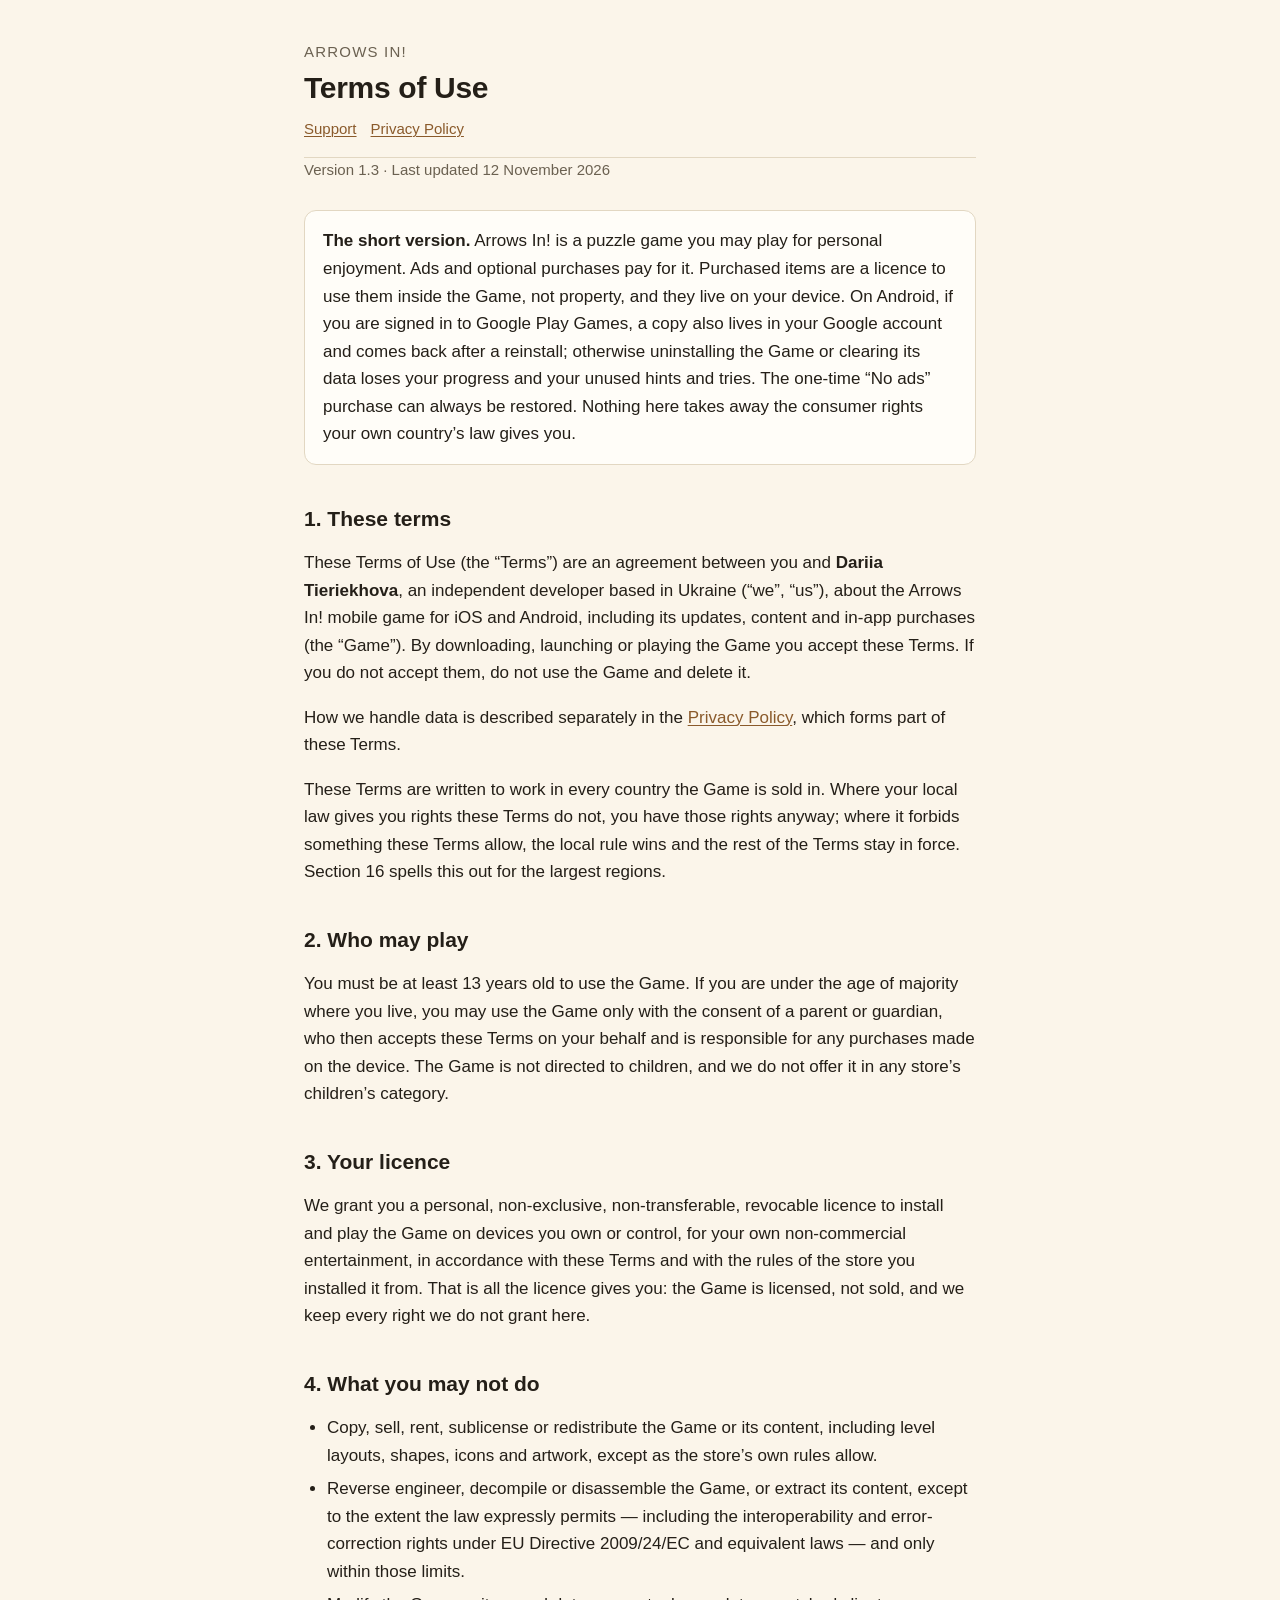
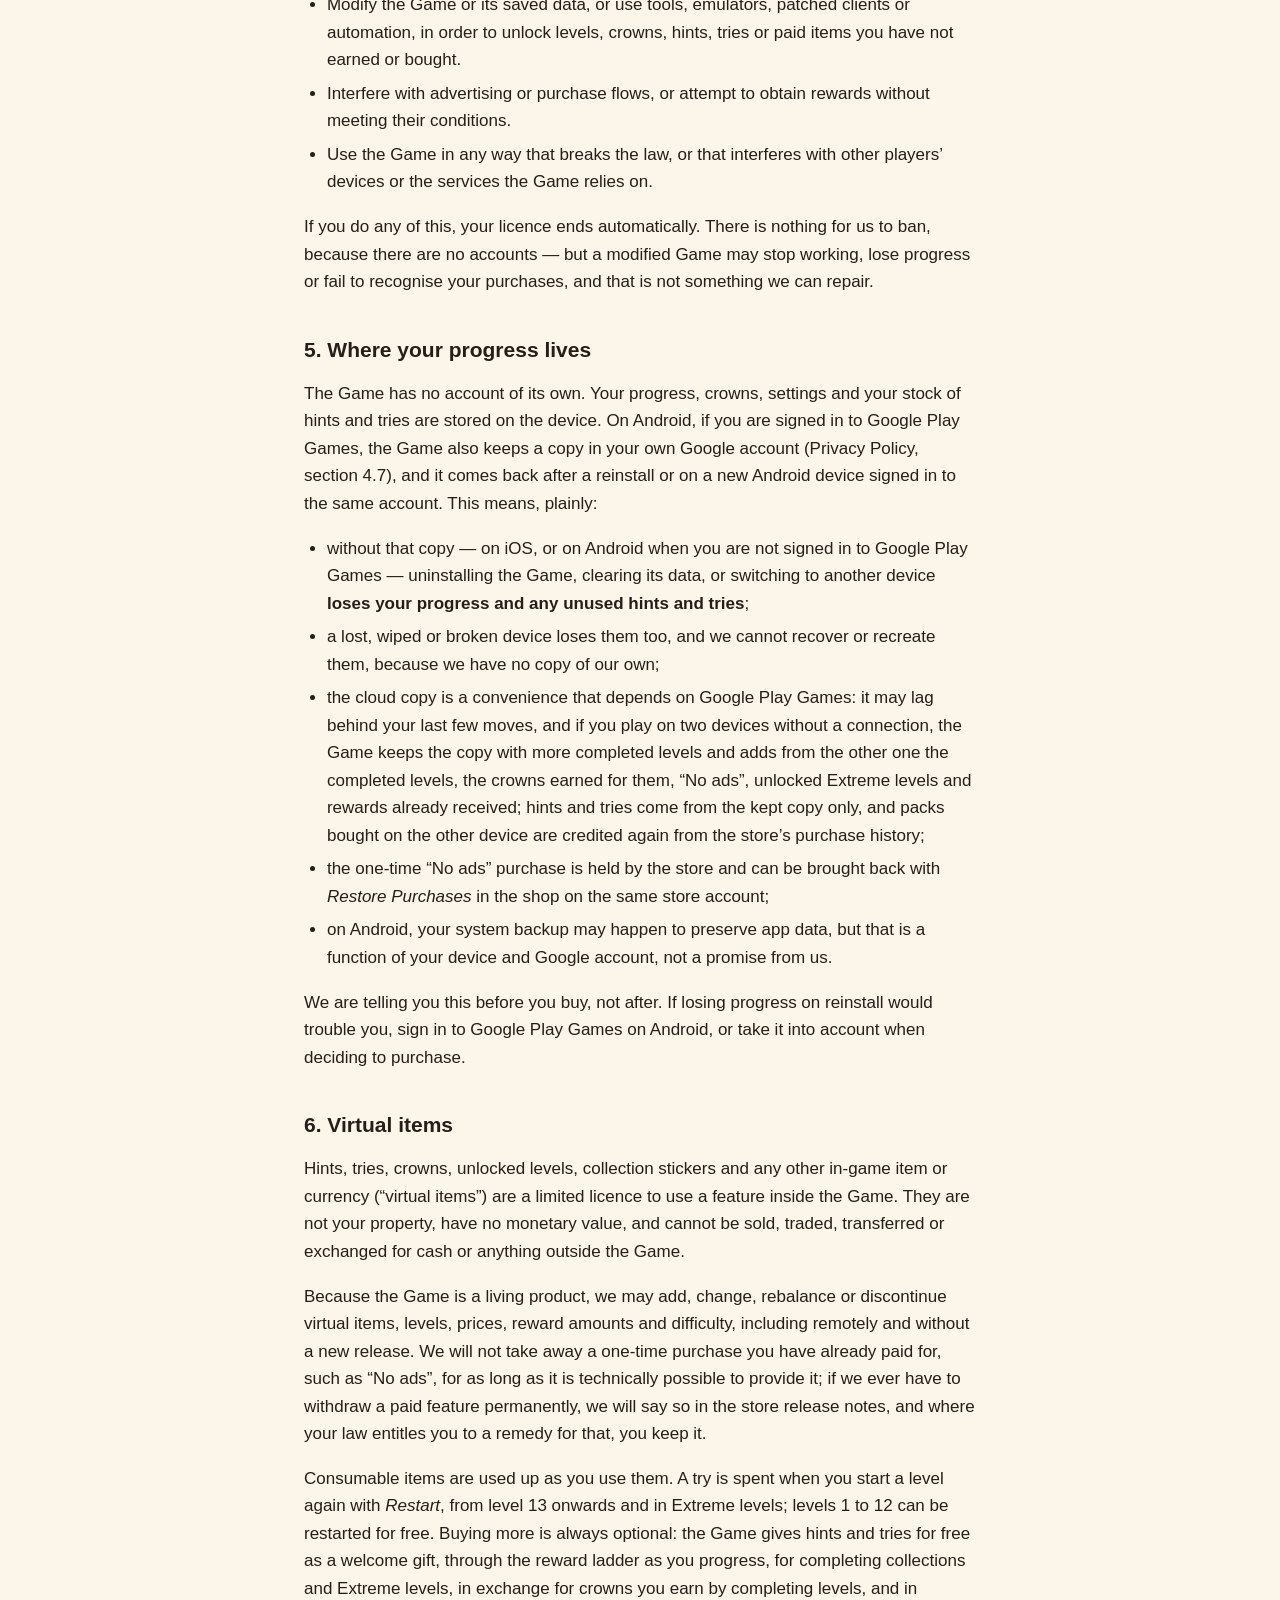
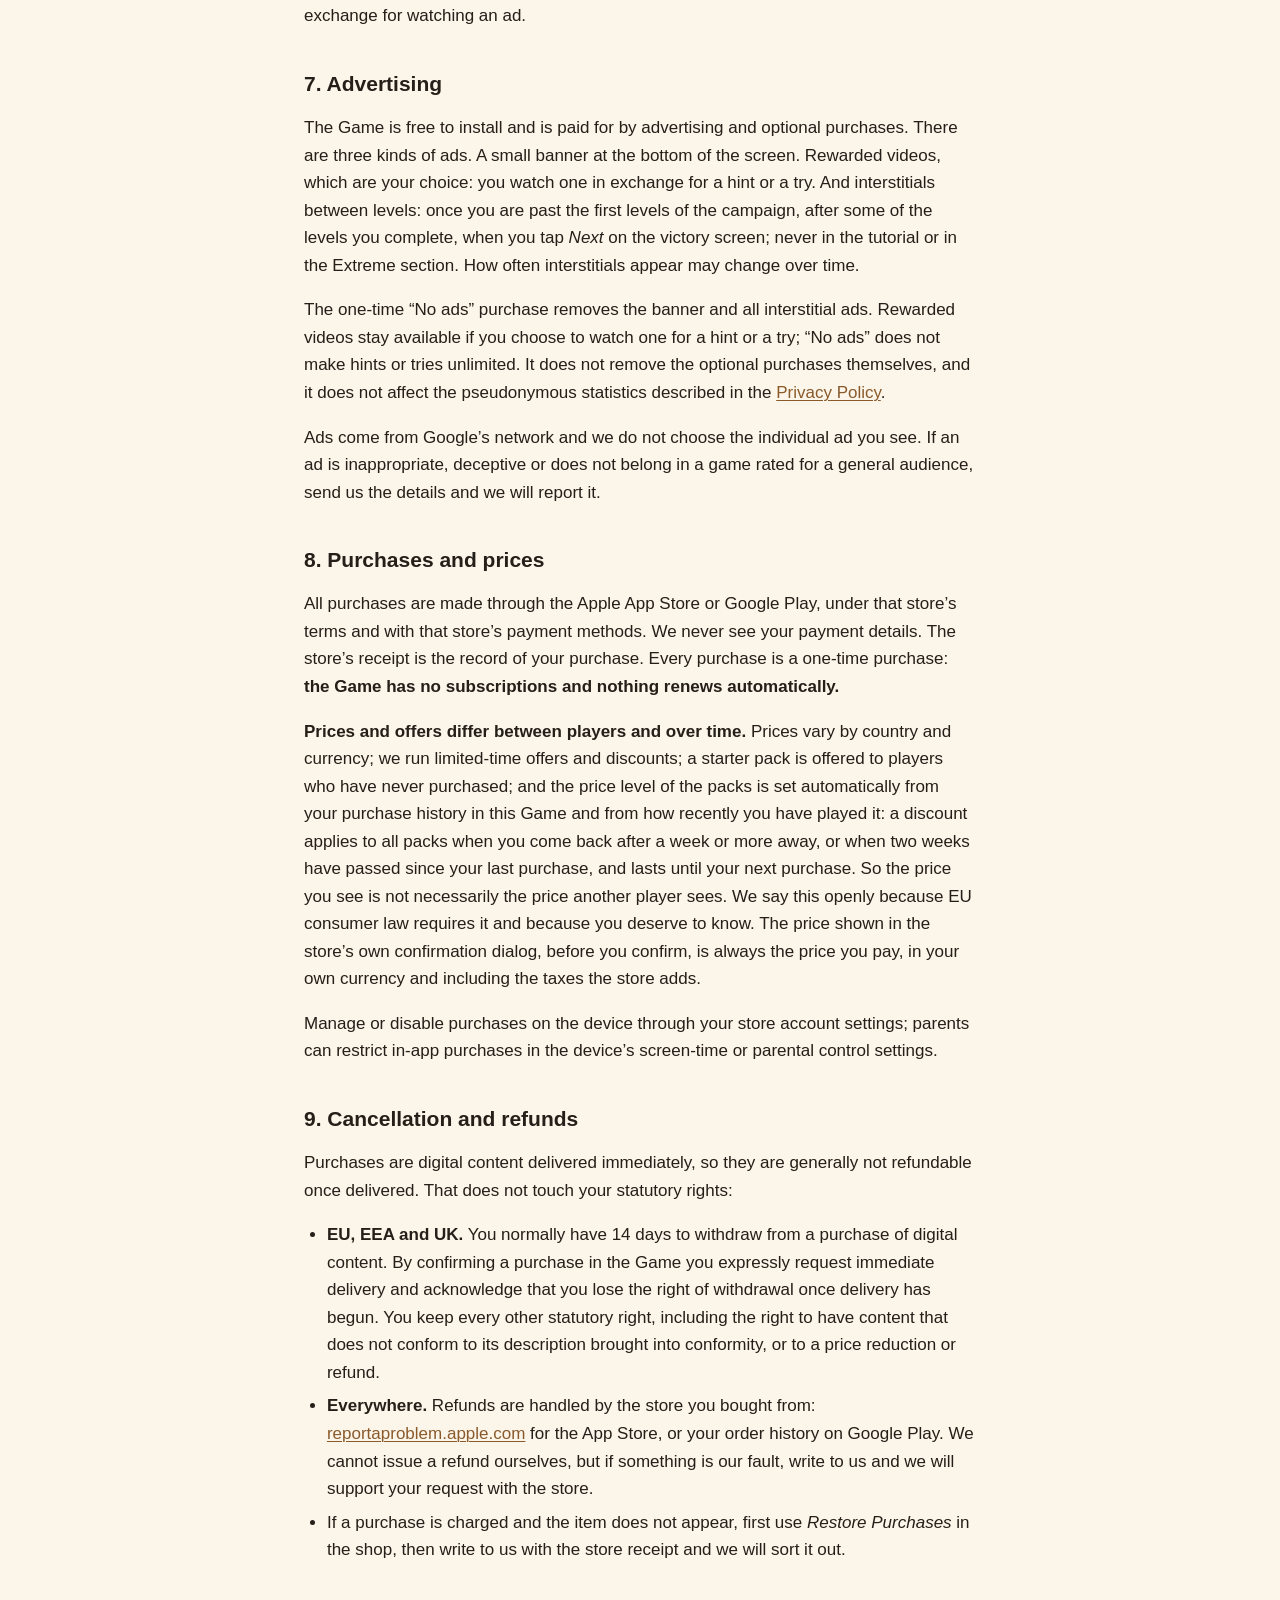
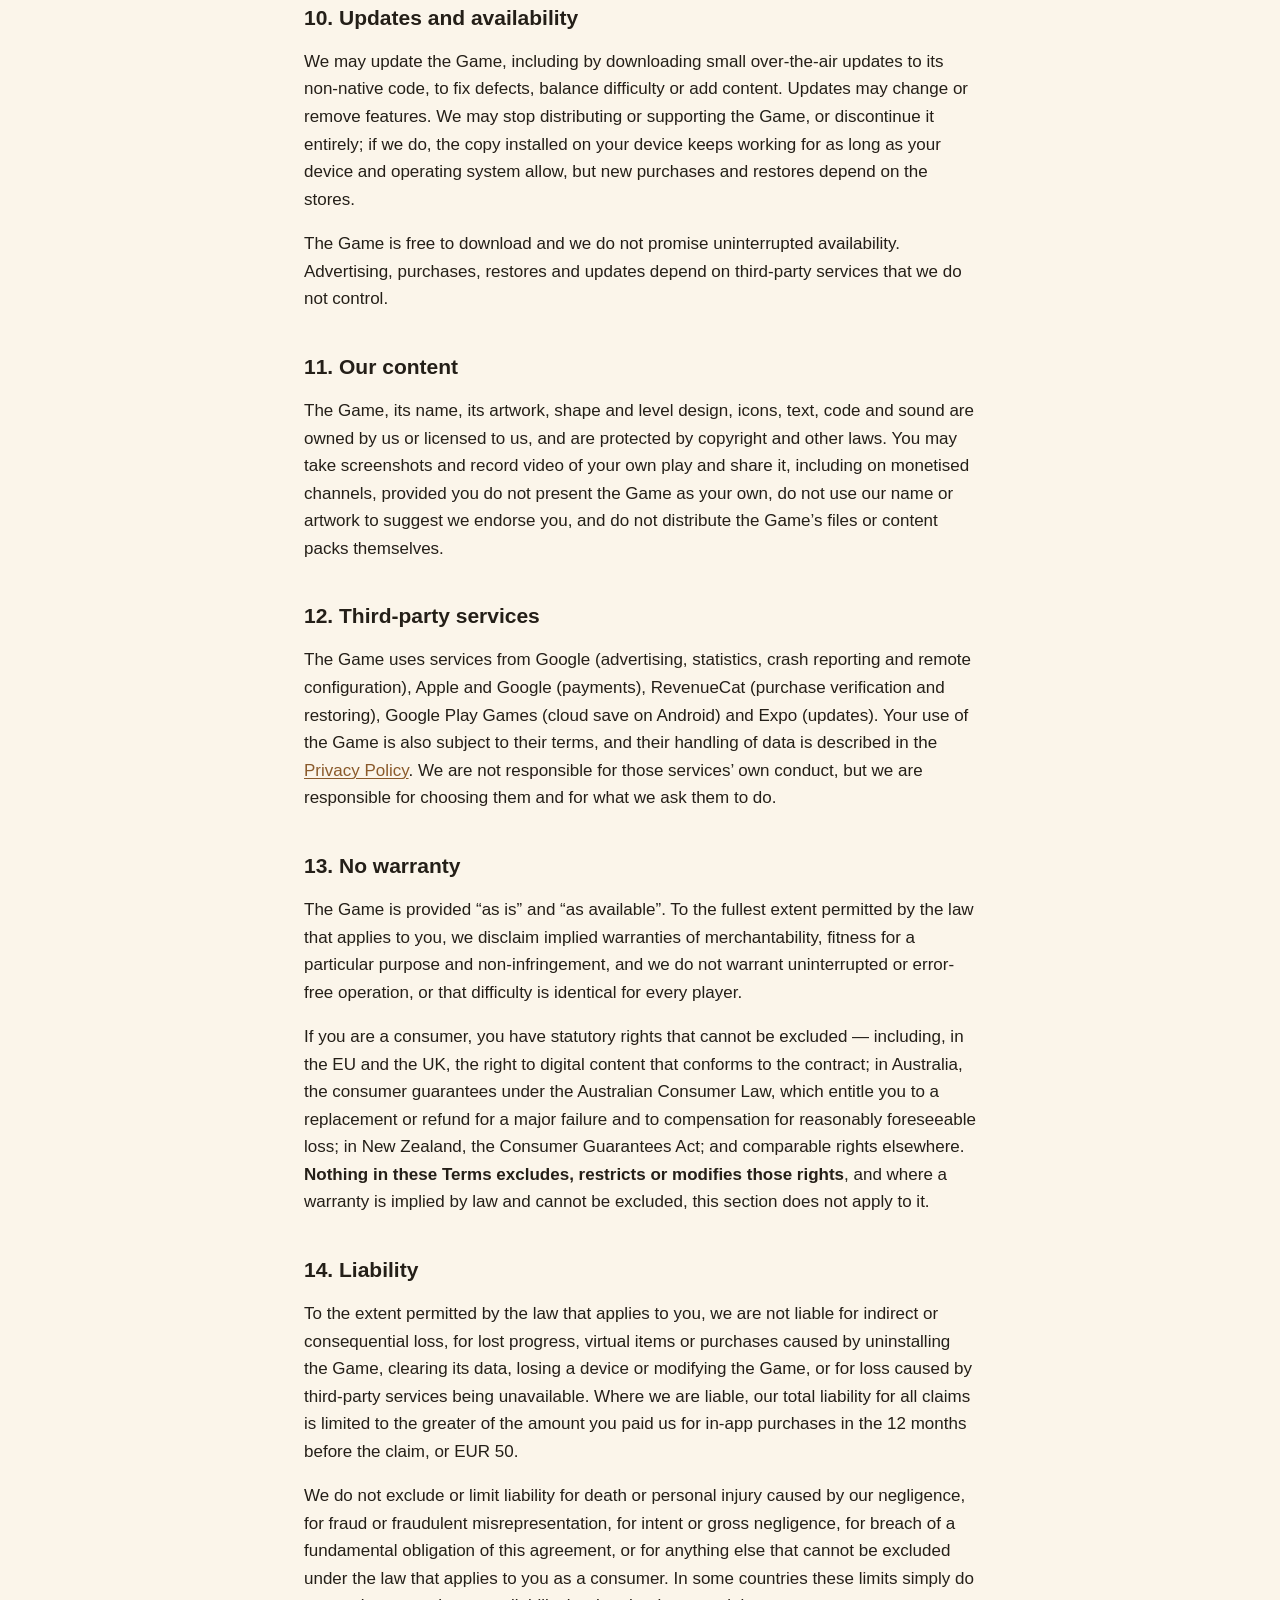
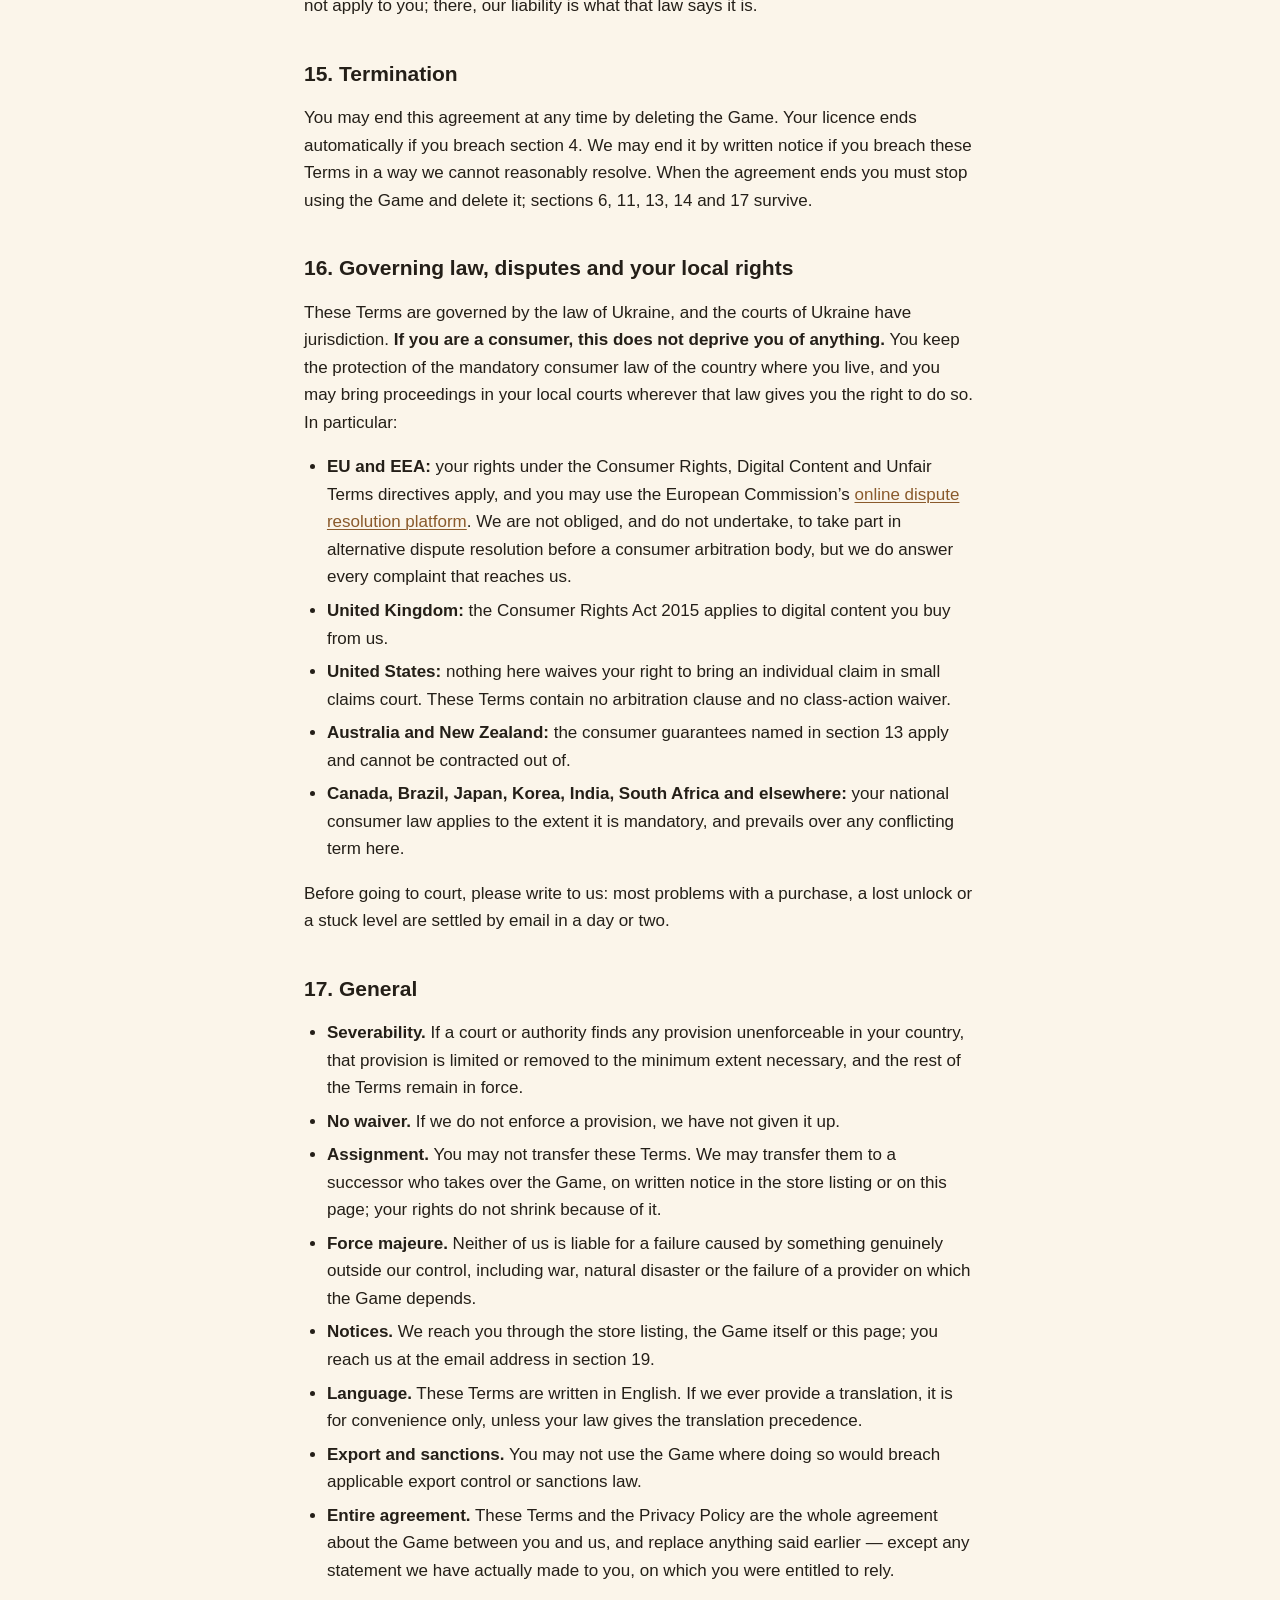
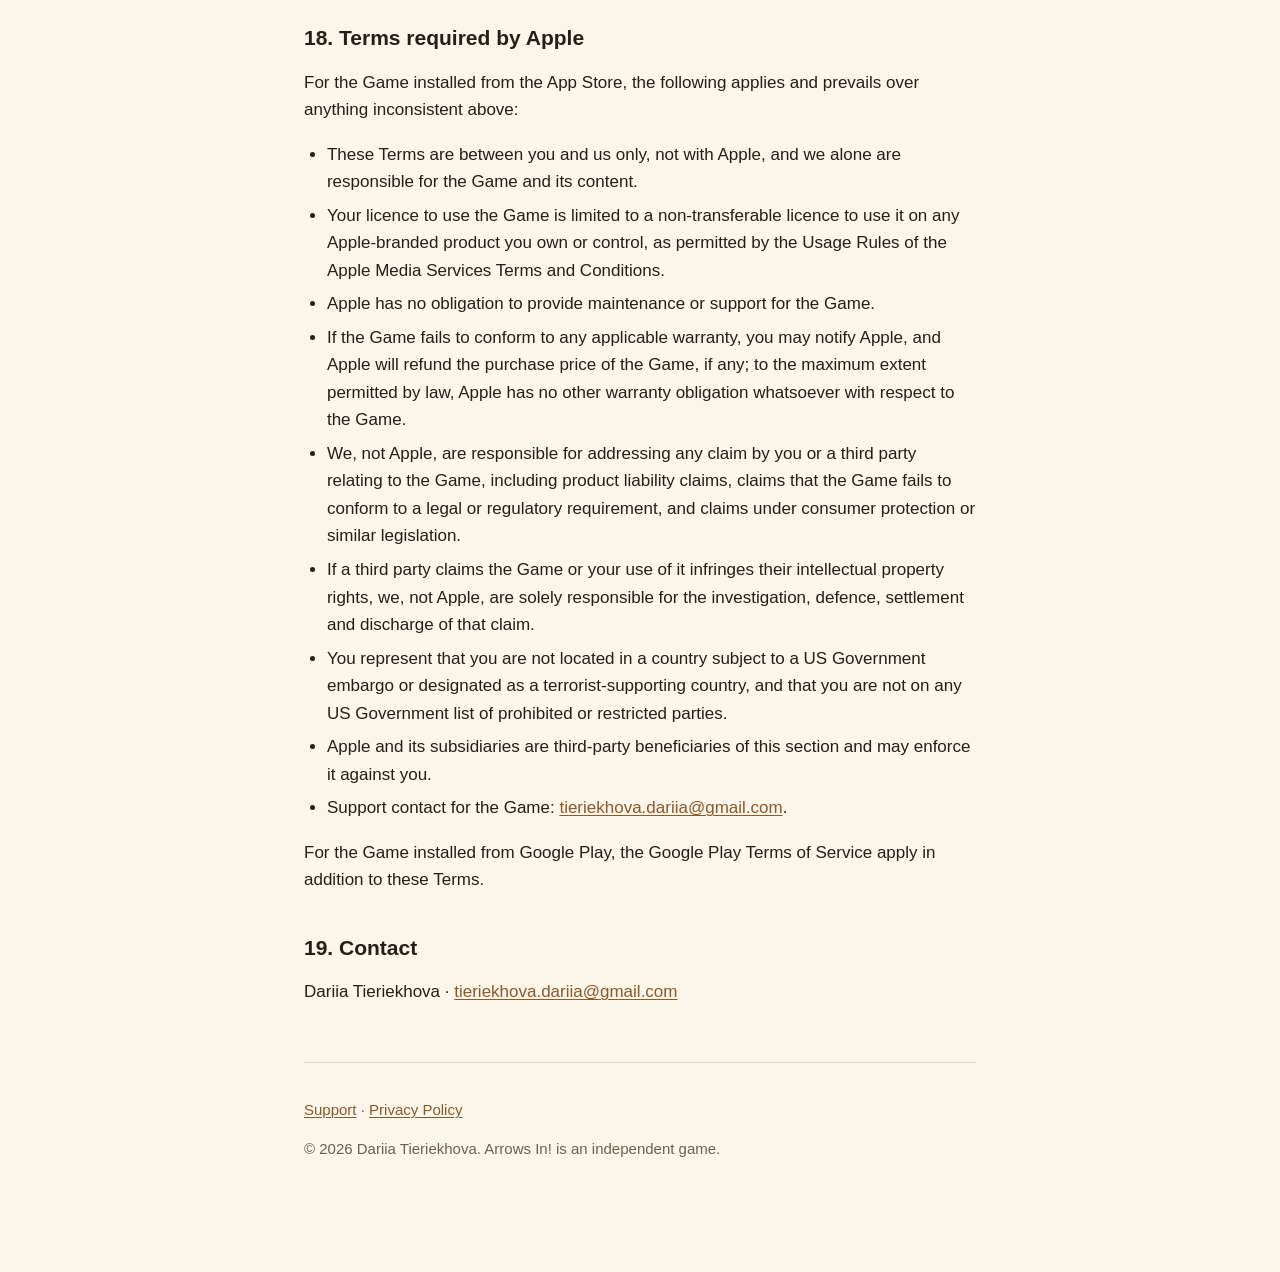
<file: terms.html>
<!doctype html>
<html lang="en">
<head>
<meta charset="utf-8">
<meta name="viewport" content="width=device-width, initial-scale=1">
<title>Terms of Use — Arrows In!</title>
<meta name="description" content="Terms of Use (end user licence agreement) for the mobile game Arrows In!">
<link rel="stylesheet" href="style.css">
</head>
<body>
<header>
  <p class="game">Arrows In!</p>
  <h1>Terms of Use</h1>
  <nav class="pages"><a href="index.html">Support</a><a href="privacy.html">Privacy Policy</a></nav>
</header>

<main>
<p class="meta">Version 1.3 · Last updated 12 November 2026</p>

<div class="lead">
  <p><strong>The short version.</strong> Arrows In! is a puzzle game you may play for personal enjoyment. Ads and optional purchases pay for it. Purchased items are a licence to use them inside the Game, not property, and they live on your device. On Android, if you are signed in to Google Play Games, a copy also lives in your Google account and comes back after a reinstall; otherwise uninstalling the Game or clearing its data loses your progress and your unused hints and tries. The one-time &ldquo;No ads&rdquo; purchase can always be restored. Nothing here takes away the consumer rights your own country&rsquo;s law gives you.</p>
</div>

<h2>1. These terms</h2>
<p>These Terms of Use (the &ldquo;Terms&rdquo;) are an agreement between you and <strong>Dariia Tieriekhova</strong>, an independent developer based in Ukraine (&ldquo;we&rdquo;, &ldquo;us&rdquo;), about the Arrows In! mobile game for iOS and Android, including its updates, content and in-app purchases (the &ldquo;Game&rdquo;). By downloading, launching or playing the Game you accept these Terms. If you do not accept them, do not use the Game and delete it.</p>
<p>How we handle data is described separately in the <a href="privacy.html">Privacy Policy</a>, which forms part of these Terms.</p>
<p>These Terms are written to work in every country the Game is sold in. Where your local law gives you rights these Terms do not, you have those rights anyway; where it forbids something these Terms allow, the local rule wins and the rest of the Terms stay in force. Section 16 spells this out for the largest regions.</p>

<h2>2. Who may play</h2>
<p>You must be at least 13 years old to use the Game. If you are under the age of majority where you live, you may use the Game only with the consent of a parent or guardian, who then accepts these Terms on your behalf and is responsible for any purchases made on the device. The Game is not directed to children, and we do not offer it in any store&rsquo;s children&rsquo;s category.</p>

<h2>3. Your licence</h2>
<p>We grant you a personal, non-exclusive, non-transferable, revocable licence to install and play the Game on devices you own or control, for your own non-commercial entertainment, in accordance with these Terms and with the rules of the store you installed it from. That is all the licence gives you: the Game is licensed, not sold, and we keep every right we do not grant here.</p>

<h2>4. What you may not do</h2>
<ul>
  <li>Copy, sell, rent, sublicense or redistribute the Game or its content, including level layouts, shapes, icons and artwork, except as the store&rsquo;s own rules allow.</li>
  <li>Reverse engineer, decompile or disassemble the Game, or extract its content, except to the extent the law expressly permits — including the interoperability and error-correction rights under EU Directive 2009/24/EC and equivalent laws — and only within those limits.</li>
  <li>Modify the Game or its saved data, or use tools, emulators, patched clients or automation, in order to unlock levels, crowns, hints, tries or paid items you have not earned or bought.</li>
  <li>Interfere with advertising or purchase flows, or attempt to obtain rewards without meeting their conditions.</li>
  <li>Use the Game in any way that breaks the law, or that interferes with other players&rsquo; devices or the services the Game relies on.</li>
</ul>
<p>If you do any of this, your licence ends automatically. There is nothing for us to ban, because there are no accounts — but a modified Game may stop working, lose progress or fail to recognise your purchases, and that is not something we can repair.</p>

<h2>5. Where your progress lives</h2>
<p>The Game has no account of its own. Your progress, crowns, settings and your stock of hints and tries are stored on the device. On Android, if you are signed in to Google Play Games, the Game also keeps a copy in your own Google account (Privacy Policy, section 4.7), and it comes back after a reinstall or on a new Android device signed in to the same account. This means, plainly:</p>
<ul>
  <li>without that copy — on iOS, or on Android when you are not signed in to Google Play Games — uninstalling the Game, clearing its data, or switching to another device <strong>loses your progress and any unused hints and tries</strong>;</li>
  <li>a lost, wiped or broken device loses them too, and we cannot recover or recreate them, because we have no copy of our own;</li>
  <li>the cloud copy is a convenience that depends on Google Play Games: it may lag behind your last few moves, and if you play on two devices without a connection, the Game keeps the copy with more completed levels and adds from the other one the completed levels, the crowns earned for them, &ldquo;No ads&rdquo;, unlocked Extreme levels and rewards already received; hints and tries come from the kept copy only, and packs bought on the other device are credited again from the store&rsquo;s purchase history;</li>
  <li>the one-time &ldquo;No ads&rdquo; purchase is held by the store and can be brought back with <em>Restore Purchases</em> in the shop on the same store account;</li>
  <li>on Android, your system backup may happen to preserve app data, but that is a function of your device and Google account, not a promise from us.</li>
</ul>
<p>We are telling you this before you buy, not after. If losing progress on reinstall would trouble you, sign in to Google Play Games on Android, or take it into account when deciding to purchase.</p>

<h2>6. Virtual items</h2>
<p>Hints, tries, crowns, unlocked levels, collection stickers and any other in-game item or currency (&ldquo;virtual items&rdquo;) are a limited licence to use a feature inside the Game. They are not your property, have no monetary value, and cannot be sold, traded, transferred or exchanged for cash or anything outside the Game.</p>
<p>Because the Game is a living product, we may add, change, rebalance or discontinue virtual items, levels, prices, reward amounts and difficulty, including remotely and without a new release. We will not take away a one-time purchase you have already paid for, such as &ldquo;No ads&rdquo;, for as long as it is technically possible to provide it; if we ever have to withdraw a paid feature permanently, we will say so in the store release notes, and where your law entitles you to a remedy for that, you keep it.</p>
<p>Consumable items are used up as you use them. A try is spent when you start a level again with <em>Restart</em>, from level 13 onwards and in Extreme levels; levels 1 to 12 can be restarted for free. Buying more is always optional: the Game gives hints and tries for free as a welcome gift, through the reward ladder as you progress, for completing collections and Extreme levels, in exchange for crowns you earn by completing levels, and in exchange for watching an ad.</p>

<h2>7. Advertising</h2>
<p>The Game is free to install and is paid for by advertising and optional purchases. There are three kinds of ads. A small banner at the bottom of the screen. Rewarded videos, which are your choice: you watch one in exchange for a hint or a try. And interstitials between levels: once you are past the first levels of the campaign, after some of the levels you complete, when you tap <em>Next</em> on the victory screen; never in the tutorial or in the Extreme section. How often interstitials appear may change over time.</p>
<p>The one-time &ldquo;No ads&rdquo; purchase removes the banner and all interstitial ads. Rewarded videos stay available if you choose to watch one for a hint or a try; &ldquo;No ads&rdquo; does not make hints or tries unlimited. It does not remove the optional purchases themselves, and it does not affect the pseudonymous statistics described in the <a href="privacy.html">Privacy Policy</a>.</p>
<p>Ads come from Google&rsquo;s network and we do not choose the individual ad you see. If an ad is inappropriate, deceptive or does not belong in a game rated for a general audience, send us the details and we will report it.</p>

<h2>8. Purchases and prices</h2>
<p>All purchases are made through the Apple App Store or Google Play, under that store&rsquo;s terms and with that store&rsquo;s payment methods. We never see your payment details. The store&rsquo;s receipt is the record of your purchase. Every purchase is a one-time purchase: <strong>the Game has no subscriptions and nothing renews automatically.</strong></p>
<p><strong>Prices and offers differ between players and over time.</strong> Prices vary by country and currency; we run limited-time offers and discounts; a starter pack is offered to players who have never purchased; and the price level of the packs is set automatically from your purchase history in this Game and from how recently you have played it: a discount applies to all packs when you come back after a week or more away, or when two weeks have passed since your last purchase, and lasts until your next purchase. So the price you see is not necessarily the price another player sees. We say this openly because EU consumer law requires it and because you deserve to know. The price shown in the store&rsquo;s own confirmation dialog, before you confirm, is always the price you pay, in your own currency and including the taxes the store adds.</p>
<p>Manage or disable purchases on the device through your store account settings; parents can restrict in-app purchases in the device&rsquo;s screen-time or parental control settings.</p>

<h2>9. Cancellation and refunds</h2>
<p>Purchases are digital content delivered immediately, so they are generally not refundable once delivered. That does not touch your statutory rights:</p>
<ul>
  <li><strong>EU, EEA and UK.</strong> You normally have 14 days to withdraw from a purchase of digital content. By confirming a purchase in the Game you expressly request immediate delivery and acknowledge that you lose the right of withdrawal once delivery has begun. You keep every other statutory right, including the right to have content that does not conform to its description brought into conformity, or to a price reduction or refund.</li>
  <li><strong>Everywhere.</strong> Refunds are handled by the store you bought from: <a href="https://reportaproblem.apple.com" rel="noopener">reportaproblem.apple.com</a> for the App Store, or your order history on Google Play. We cannot issue a refund ourselves, but if something is our fault, write to us and we will support your request with the store.</li>
  <li>If a purchase is charged and the item does not appear, first use <em>Restore Purchases</em> in the shop, then write to us with the store receipt and we will sort it out.</li>
</ul>

<h2>10. Updates and availability</h2>
<p>We may update the Game, including by downloading small over-the-air updates to its non-native code, to fix defects, balance difficulty or add content. Updates may change or remove features. We may stop distributing or supporting the Game, or discontinue it entirely; if we do, the copy installed on your device keeps working for as long as your device and operating system allow, but new purchases and restores depend on the stores.</p>
<p>The Game is free to download and we do not promise uninterrupted availability. Advertising, purchases, restores and updates depend on third-party services that we do not control.</p>

<h2>11. Our content</h2>
<p>The Game, its name, its artwork, shape and level design, icons, text, code and sound are owned by us or licensed to us, and are protected by copyright and other laws. You may take screenshots and record video of your own play and share it, including on monetised channels, provided you do not present the Game as your own, do not use our name or artwork to suggest we endorse you, and do not distribute the Game&rsquo;s files or content packs themselves.</p>

<h2>12. Third-party services</h2>
<p>The Game uses services from Google (advertising, statistics, crash reporting and remote configuration), Apple and Google (payments), RevenueCat (purchase verification and restoring), Google Play Games (cloud save on Android) and Expo (updates). Your use of the Game is also subject to their terms, and their handling of data is described in the <a href="privacy.html">Privacy Policy</a>. We are not responsible for those services&rsquo; own conduct, but we are responsible for choosing them and for what we ask them to do.</p>

<h2>13. No warranty</h2>
<p>The Game is provided &ldquo;as is&rdquo; and &ldquo;as available&rdquo;. To the fullest extent permitted by the law that applies to you, we disclaim implied warranties of merchantability, fitness for a particular purpose and non-infringement, and we do not warrant uninterrupted or error-free operation, or that difficulty is identical for every player.</p>
<p>If you are a consumer, you have statutory rights that cannot be excluded — including, in the EU and the UK, the right to digital content that conforms to the contract; in Australia, the consumer guarantees under the Australian Consumer Law, which entitle you to a replacement or refund for a major failure and to compensation for reasonably foreseeable loss; in New Zealand, the Consumer Guarantees Act; and comparable rights elsewhere. <strong>Nothing in these Terms excludes, restricts or modifies those rights</strong>, and where a warranty is implied by law and cannot be excluded, this section does not apply to it.</p>

<h2>14. Liability</h2>
<p>To the extent permitted by the law that applies to you, we are not liable for indirect or consequential loss, for lost progress, virtual items or purchases caused by uninstalling the Game, clearing its data, losing a device or modifying the Game, or for loss caused by third-party services being unavailable. Where we are liable, our total liability for all claims is limited to the greater of the amount you paid us for in-app purchases in the 12 months before the claim, or EUR 50.</p>
<p>We do not exclude or limit liability for death or personal injury caused by our negligence, for fraud or fraudulent misrepresentation, for intent or gross negligence, for breach of a fundamental obligation of this agreement, or for anything else that cannot be excluded under the law that applies to you as a consumer. In some countries these limits simply do not apply to you; there, our liability is what that law says it is.</p>

<h2>15. Termination</h2>
<p>You may end this agreement at any time by deleting the Game. Your licence ends automatically if you breach section 4. We may end it by written notice if you breach these Terms in a way we cannot reasonably resolve. When the agreement ends you must stop using the Game and delete it; sections 6, 11, 13, 14 and 17 survive.</p>

<h2>16. Governing law, disputes and your local rights</h2>
<p>These Terms are governed by the law of Ukraine, and the courts of Ukraine have jurisdiction. <strong>If you are a consumer, this does not deprive you of anything.</strong> You keep the protection of the mandatory consumer law of the country where you live, and you may bring proceedings in your local courts wherever that law gives you the right to do so. In particular:</p>
<ul>
  <li><strong>EU and EEA:</strong> your rights under the Consumer Rights, Digital Content and Unfair Terms directives apply, and you may use the European Commission&rsquo;s <a href="https://ec.europa.eu/consumers/odr" rel="noopener">online dispute resolution platform</a>. We are not obliged, and do not undertake, to take part in alternative dispute resolution before a consumer arbitration body, but we do answer every complaint that reaches us.</li>
  <li><strong>United Kingdom:</strong> the Consumer Rights Act 2015 applies to digital content you buy from us.</li>
  <li><strong>United States:</strong> nothing here waives your right to bring an individual claim in small claims court. These Terms contain no arbitration clause and no class-action waiver.</li>
  <li><strong>Australia and New Zealand:</strong> the consumer guarantees named in section 13 apply and cannot be contracted out of.</li>
  <li><strong>Canada, Brazil, Japan, Korea, India, South Africa and elsewhere:</strong> your national consumer law applies to the extent it is mandatory, and prevails over any conflicting term here.</li>
</ul>
<p>Before going to court, please write to us: most problems with a purchase, a lost unlock or a stuck level are settled by email in a day or two.</p>

<h2>17. General</h2>
<ul>
  <li><strong>Severability.</strong> If a court or authority finds any provision unenforceable in your country, that provision is limited or removed to the minimum extent necessary, and the rest of the Terms remain in force.</li>
  <li><strong>No waiver.</strong> If we do not enforce a provision, we have not given it up.</li>
  <li><strong>Assignment.</strong> You may not transfer these Terms. We may transfer them to a successor who takes over the Game, on written notice in the store listing or on this page; your rights do not shrink because of it.</li>
  <li><strong>Force majeure.</strong> Neither of us is liable for a failure caused by something genuinely outside our control, including war, natural disaster or the failure of a provider on which the Game depends.</li>
  <li><strong>Notices.</strong> We reach you through the store listing, the Game itself or this page; you reach us at the email address in section 19.</li>
  <li><strong>Language.</strong> These Terms are written in English. If we ever provide a translation, it is for convenience only, unless your law gives the translation precedence.</li>
  <li><strong>Export and sanctions.</strong> You may not use the Game where doing so would breach applicable export control or sanctions law.</li>
  <li><strong>Entire agreement.</strong> These Terms and the Privacy Policy are the whole agreement about the Game between you and us, and replace anything said earlier — except any statement we have actually made to you, on which you were entitled to rely.</li>
</ul>

<h2>18. Terms required by Apple</h2>
<p>For the Game installed from the App Store, the following applies and prevails over anything inconsistent above:</p>
<ul>
  <li>These Terms are between you and us only, not with Apple, and we alone are responsible for the Game and its content.</li>
  <li>Your licence to use the Game is limited to a non-transferable licence to use it on any Apple-branded product you own or control, as permitted by the Usage Rules of the Apple Media Services Terms and Conditions.</li>
  <li>Apple has no obligation to provide maintenance or support for the Game.</li>
  <li>If the Game fails to conform to any applicable warranty, you may notify Apple, and Apple will refund the purchase price of the Game, if any; to the maximum extent permitted by law, Apple has no other warranty obligation whatsoever with respect to the Game.</li>
  <li>We, not Apple, are responsible for addressing any claim by you or a third party relating to the Game, including product liability claims, claims that the Game fails to conform to a legal or regulatory requirement, and claims under consumer protection or similar legislation.</li>
  <li>If a third party claims the Game or your use of it infringes their intellectual property rights, we, not Apple, are solely responsible for the investigation, defence, settlement and discharge of that claim.</li>
  <li>You represent that you are not located in a country subject to a US Government embargo or designated as a terrorist-supporting country, and that you are not on any US Government list of prohibited or restricted parties.</li>
  <li>Apple and its subsidiaries are third-party beneficiaries of this section and may enforce it against you.</li>
  <li>Support contact for the Game: <a href="mailto:tieriekhova.dariia@gmail.com">tieriekhova.dariia@gmail.com</a>.</li>
</ul>
<p>For the Game installed from Google Play, the Google Play Terms of Service apply in addition to these Terms.</p>

<h2>19. Contact</h2>
<p>Dariia Tieriekhova &middot; <a href="mailto:tieriekhova.dariia@gmail.com">tieriekhova.dariia@gmail.com</a></p>
</main>

<footer>
  <p><a href="index.html">Support</a> &middot; <a href="privacy.html">Privacy Policy</a></p>
  <p>&copy; 2026 Dariia Tieriekhova. Arrows In! is an independent game.</p>
</footer>
</body>
</html>
</file>
<file: style.css>
:root {
  --bg: #fbf5ea;
  --surface: #fffdf8;
  --text: #241f18;
  --muted: #6b6151;
  --rule: #e2d7c2;
  --accent: #8a5a2b;
  --code-bg: #f1e8d6;
}

@media (prefers-color-scheme: dark) {
  :root {
    --bg: #1e1b16;
    --surface: #26221c;
    --text: #ece5d8;
    --muted: #a79c89;
    --rule: #3b352b;
    --accent: #d9a86c;
    --code-bg: #302a22;
  }
}

* { box-sizing: border-box; }

html { -webkit-text-size-adjust: 100%; }

body {
  margin: 0;
  padding: 0 16px 96px;
  background: var(--bg);
  color: var(--text);
  font: 17px/1.62 -apple-system, BlinkMacSystemFont, "Segoe UI", Roboto, "Helvetica Neue", Arial, sans-serif;
}

main { max-width: 42rem; margin: 0 auto; }

header {
  max-width: 42rem;
  margin: 0 auto;
  padding: 40px 0 8px;
  border-bottom: 1px solid var(--rule);
}

header .game { font-size: 15px; letter-spacing: .08em; text-transform: uppercase; color: var(--muted); margin: 0 0 6px; }

h1 { font-size: 30px; line-height: 1.22; margin: 0 0 10px; letter-spacing: -.01em; }
h2 { font-size: 21px; line-height: 1.3; margin: 40px 0 10px; }
h3 { font-size: 17px; margin: 26px 0 8px; }

.meta { color: var(--muted); font-size: 15px; margin: 0 0 28px; }

p, li { overflow-wrap: break-word; }
ul, ol { padding-left: 1.35em; }
li { margin: 6px 0; }

a { color: var(--accent); text-decoration-thickness: 1px; text-underline-offset: 2px; }

.lead {
  background: var(--surface);
  border: 1px solid var(--rule);
  border-radius: 12px;
  padding: 16px 18px;
  margin: 24px 0 8px;
}
.lead p:first-child { margin-top: 0; }
.lead p:last-child { margin-bottom: 0; }

.table-wrap { overflow-x: auto; margin: 16px 0; }
table { border-collapse: collapse; width: 100%; font-size: 15.5px; }
th, td { text-align: left; vertical-align: top; padding: 10px 12px; border-bottom: 1px solid var(--rule); }
th { color: var(--muted); font-weight: 600; white-space: nowrap; }

/* На телефоні таблиця прав і категорій даних інакше має чотири колонки по три
   слова: вона й так гортається вбік, але з дрібнішим набором більшість рядків
   уміщається одразу. */
@media (max-width: 480px) {
  table { font-size: 14px; }
  th, td { padding: 8px 10px; }
}

code { background: var(--code-bg); border-radius: 4px; padding: 1px 5px; font-size: 90%; }

footer {
  max-width: 42rem;
  margin: 56px auto 0;
  padding-top: 20px;
  border-top: 1px solid var(--rule);
  color: var(--muted);
  font-size: 15px;
}

nav.pages { margin: 0 0 8px; font-size: 15px; }
nav.pages a { margin-right: 14px; }

.home-links { list-style: none; padding: 0; }
.home-links li { margin: 14px 0; }
.home-links a { font-size: 19px; }
.home-links span { display: block; color: var(--muted); font-size: 15px; }
</file>
